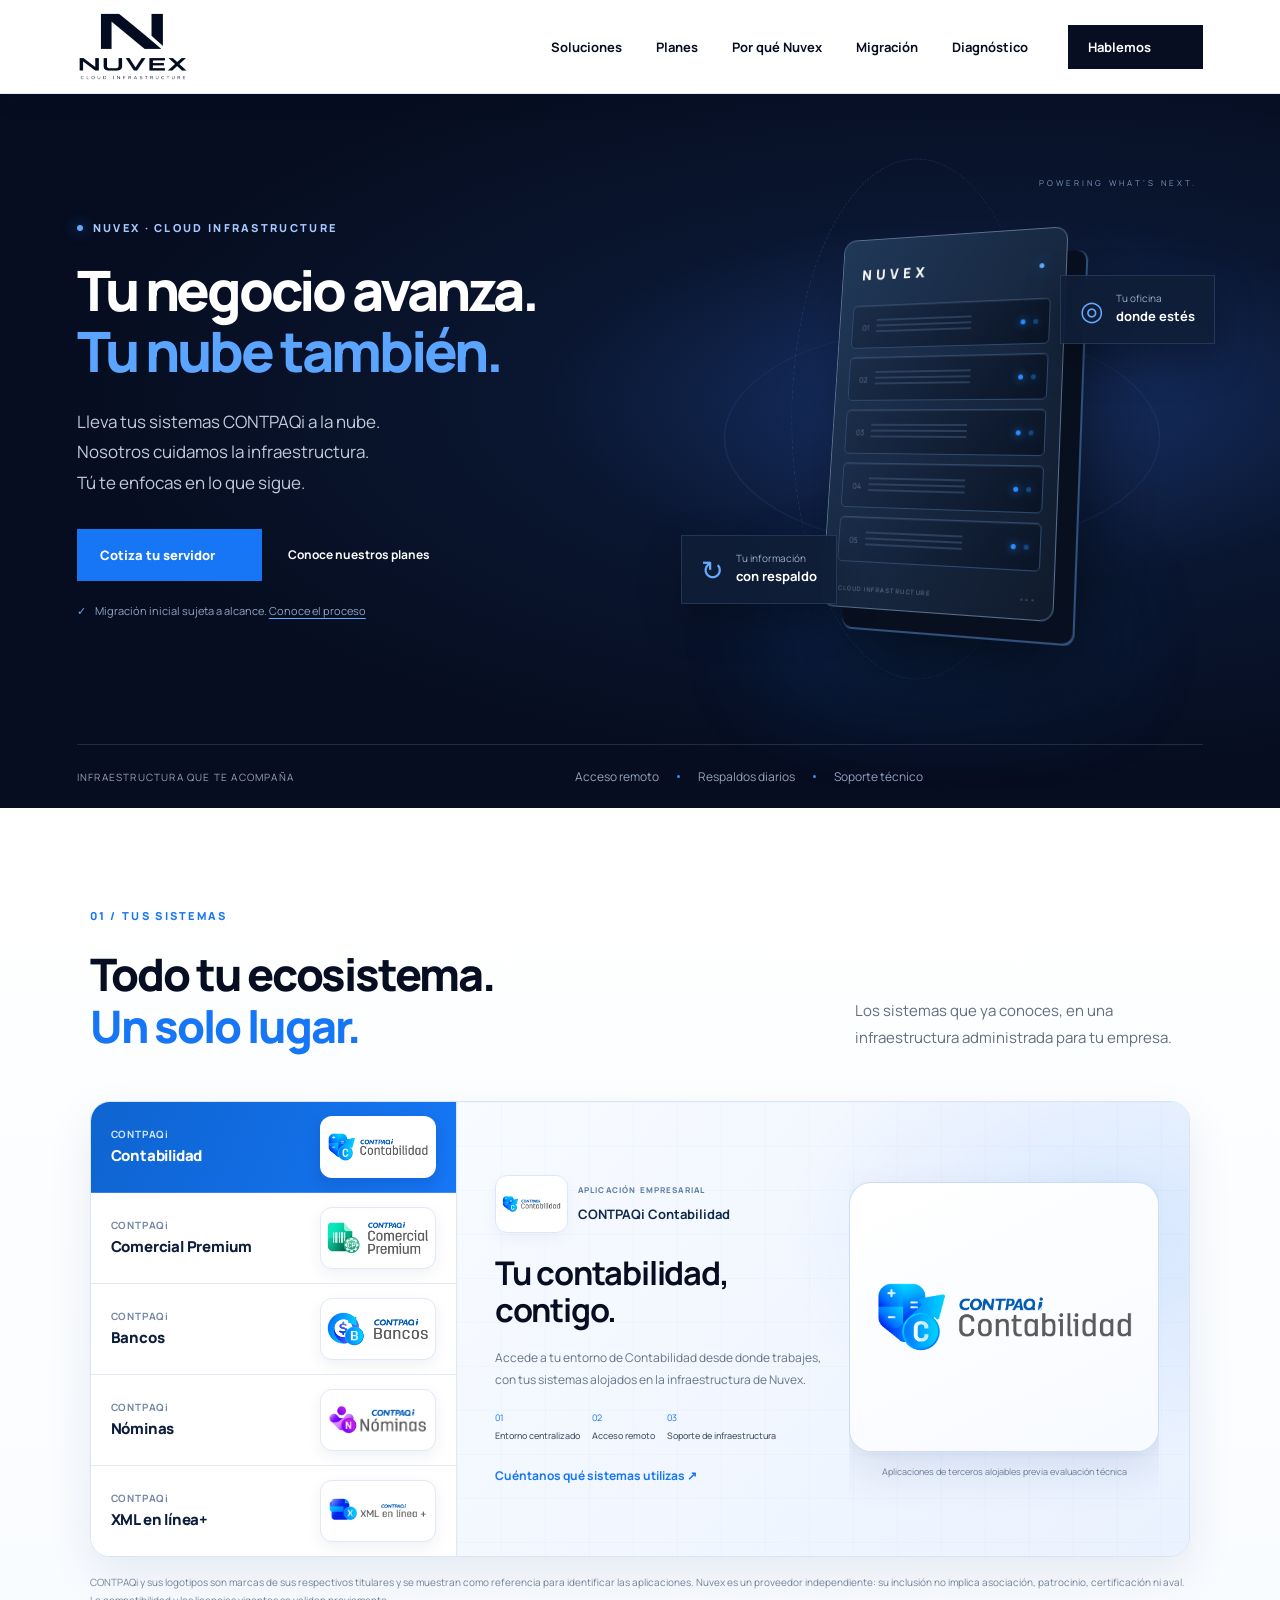
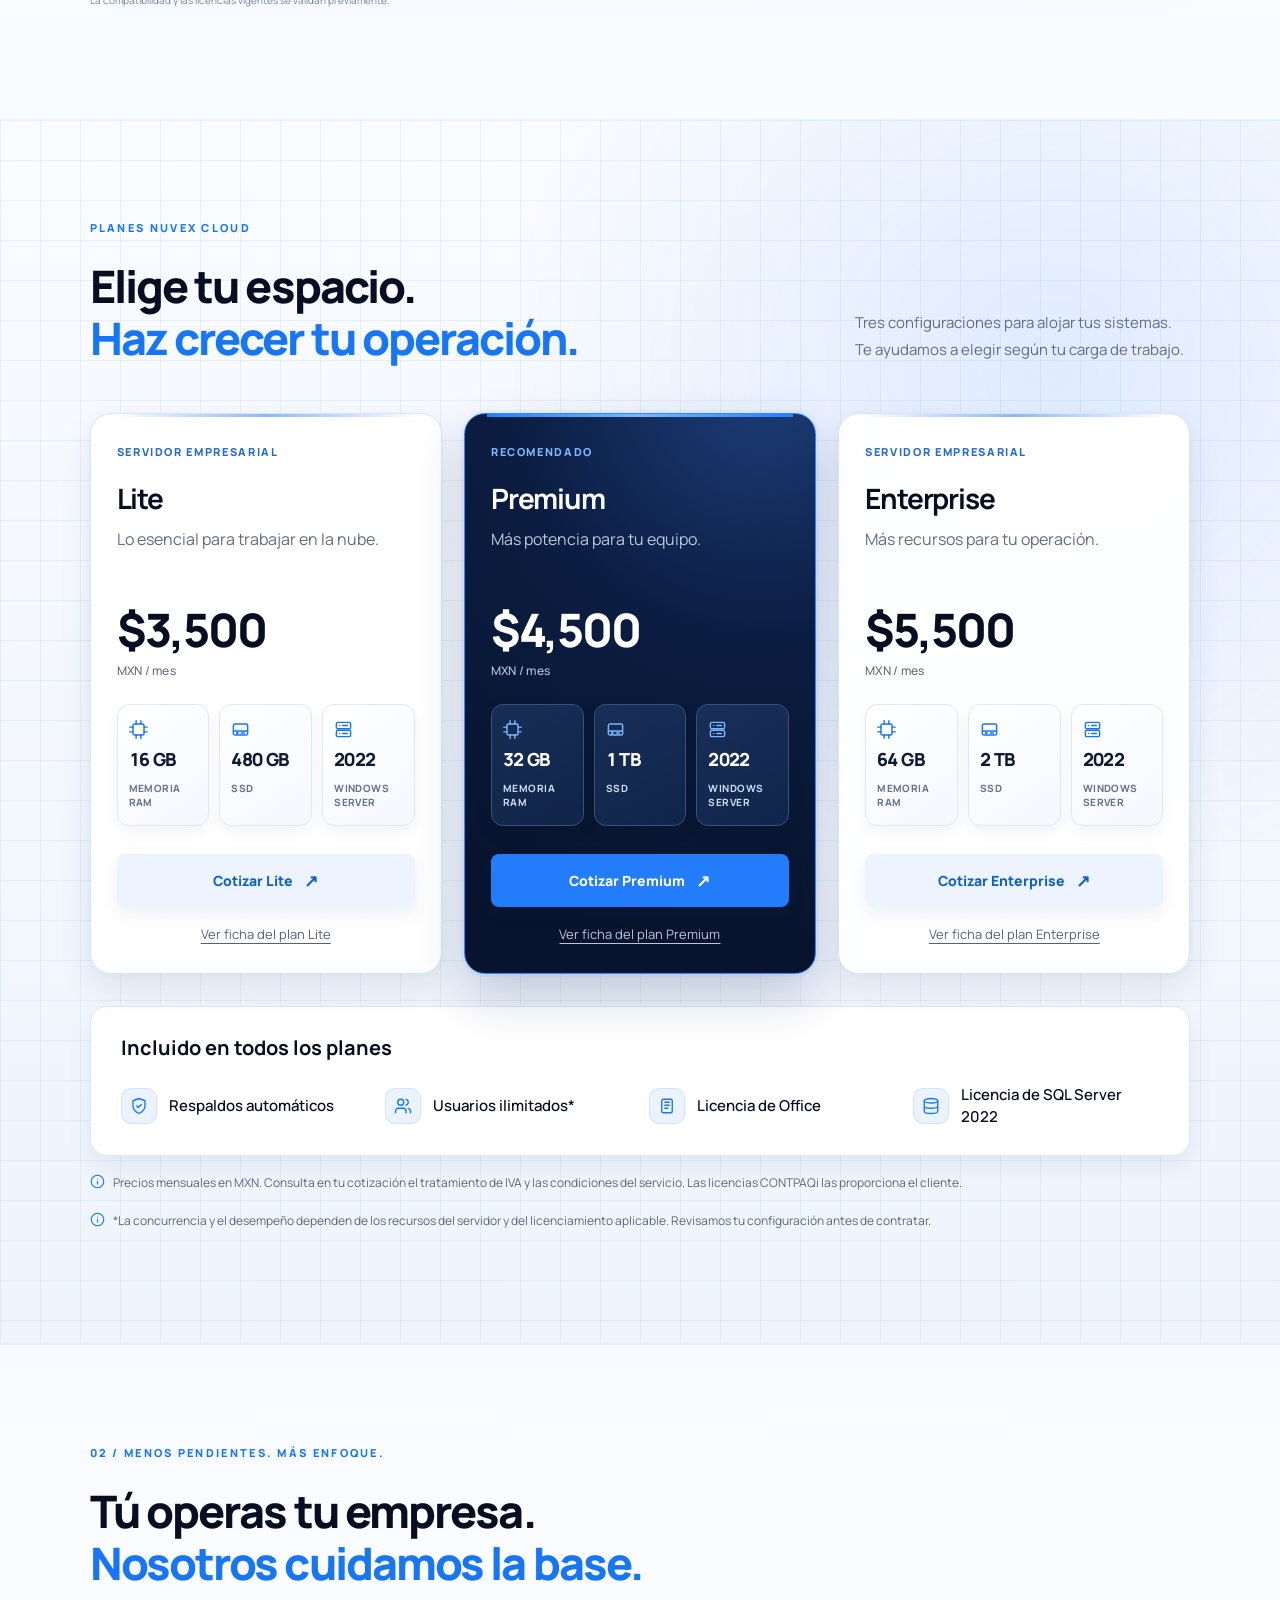
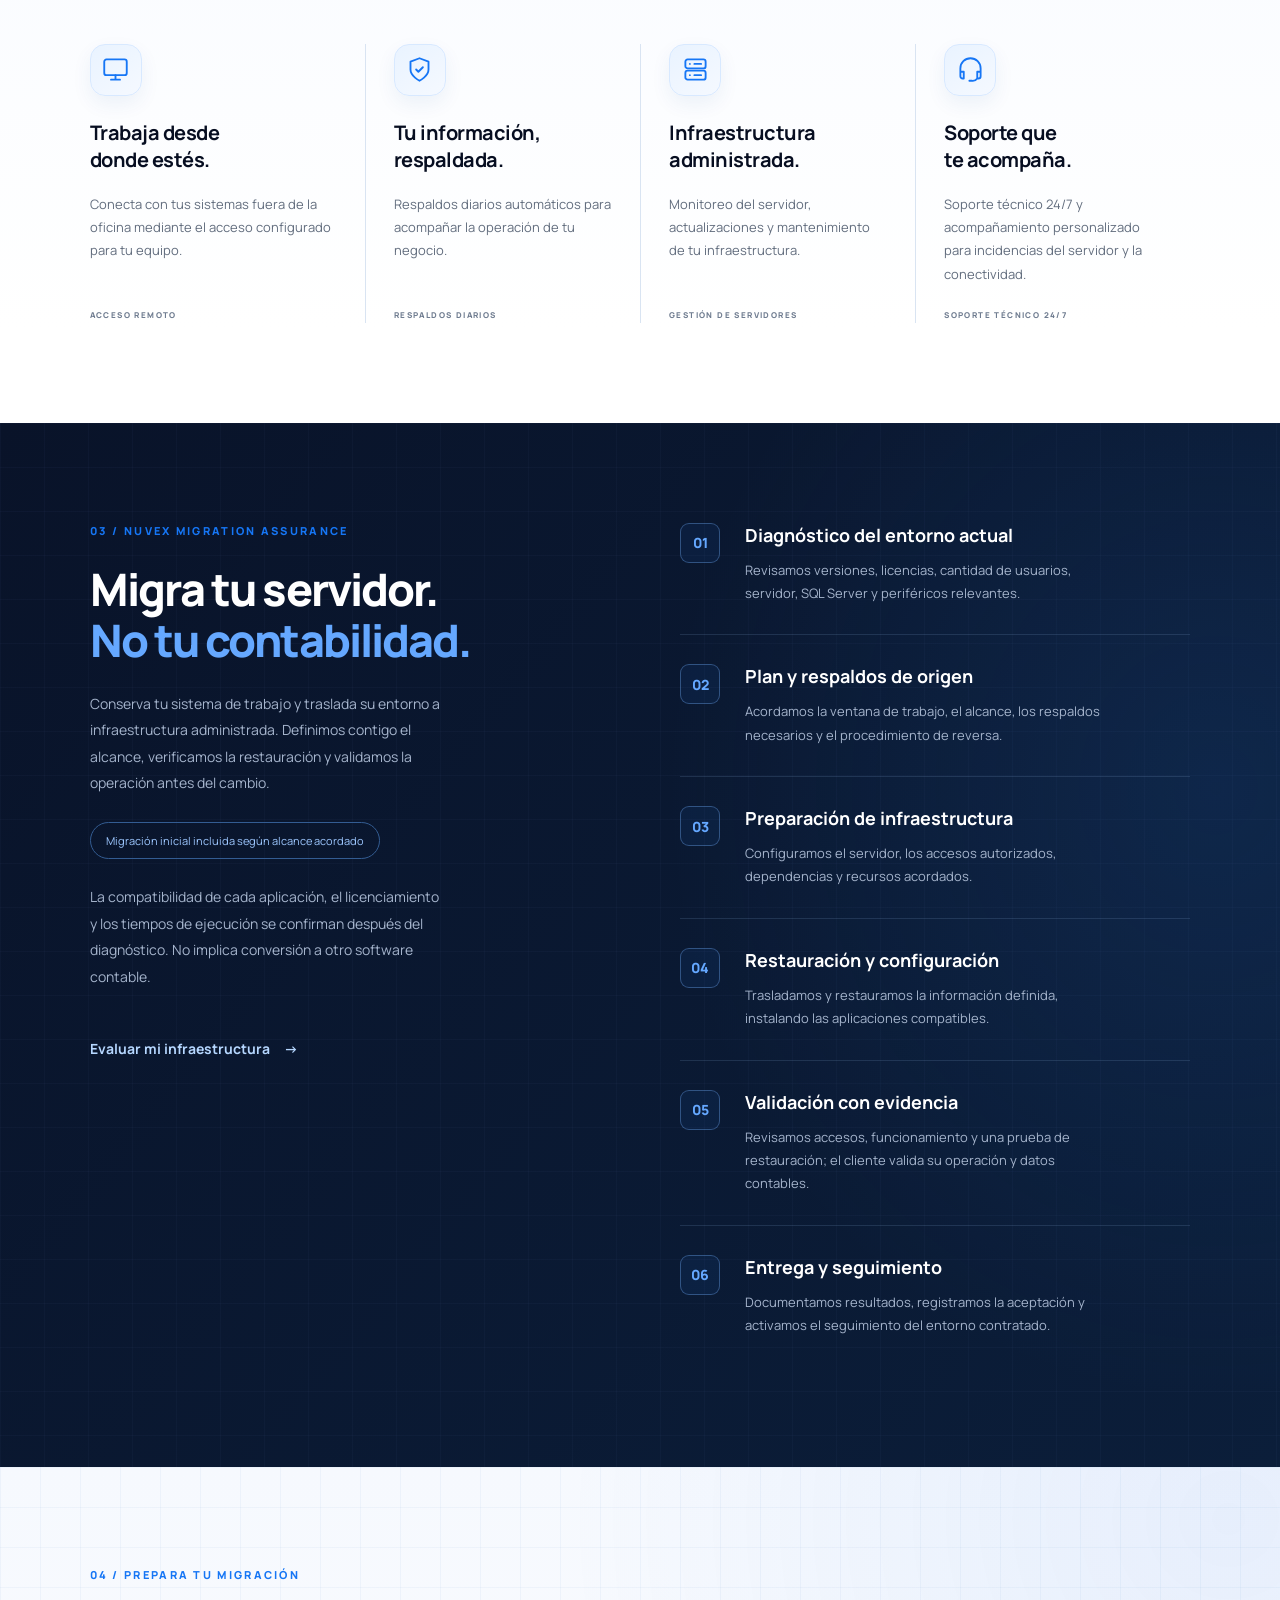
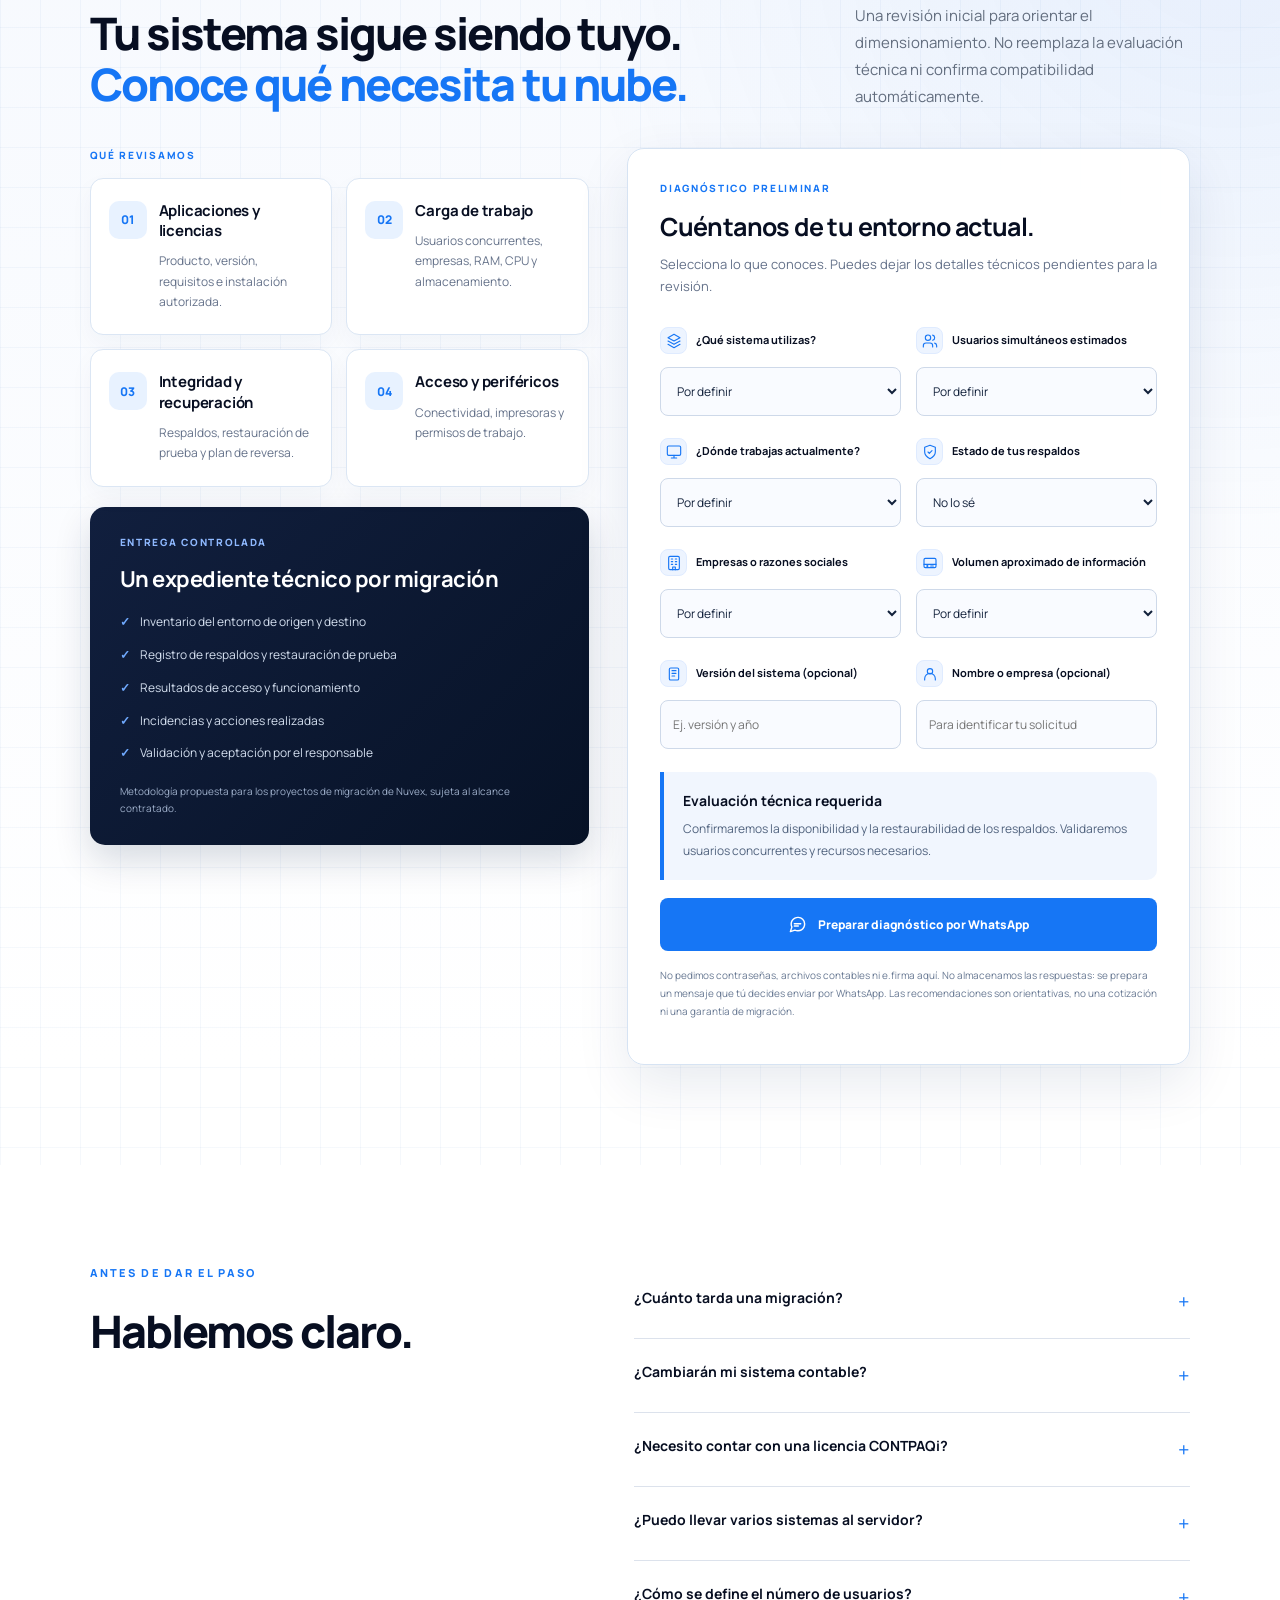
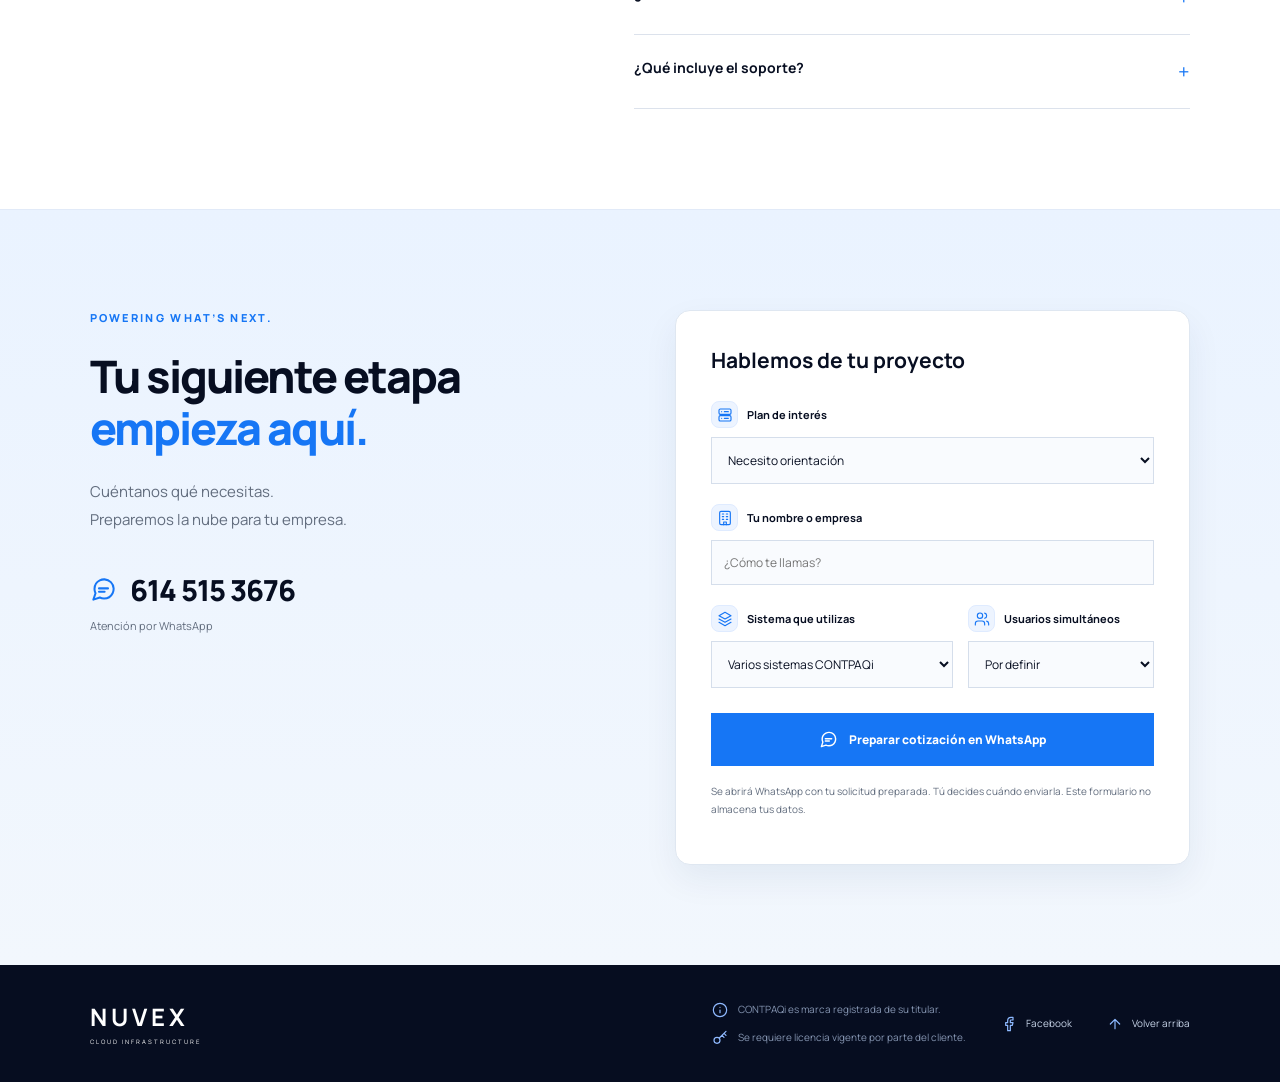
<file: index.html>
<!doctype html><html lang="es"><head><meta charset="utf-8"><meta name="viewport" content="width=device-width,initial-scale=1"><meta name="theme-color" content="#060d20"><link rel="icon" href="favicon.ico?v=nuvex1" sizes="any"><link rel="icon" type="image/svg+xml" href="favicon.svg?v=nuvex1"><link rel="canonical" href="https://nuvexdatacenter.com/"><meta name="description" content="Conserva tus sistemas CONTPAQi al migrar a infraestructura cloud administrada. Diagnóstico inicial, respaldos y validación. Solicita tu cotización."><title>Nuvex Cloud | Tus sistemas, en la nube</title><link rel="stylesheet" href="style.css?v=contained-logos-20261126v3"></head><body>
<svg class="nu-svg-sprite" xmlns="http://www.w3.org/2000/svg" aria-hidden="true" focusable="false" width="0" height="0"><symbol id="nu-cpu" viewBox="0 0 24 24"><rect x="5" y="5" width="14" height="14" rx="2"/><path d="M9 1v4M15 1v4M9 19v4M15 19v4M19 9h4M19 15h4M1 9h4M1 15h4"/></symbol><symbol id="nu-drive" viewBox="0 0 24 24"><rect x="3" y="5" width="18" height="14" rx="2"/><path d="M3 14h18"/><circle cx="8" cy="16.5" r=".8"/><path d="M13 16.5h4"/></symbol><symbol id="nu-server" viewBox="0 0 24 24"><rect x="3" y="3" width="18" height="8" rx="2"/><rect x="3" y="13" width="18" height="8" rx="2"/><path d="M7 7h.01M7 17h.01M11 7h6M11 17h6"/></symbol><symbol id="nu-shield" viewBox="0 0 24 24"><path d="M12 22s8-4 8-10V5l-8-3-8 3v7c0 6 8 10 8 10z"/><path d="m9 12 2 2 4-4"/></symbol><symbol id="nu-users" viewBox="0 0 24 24"><path d="M16 21v-2a4 4 0 0 0-4-4H6a4 4 0 0 0-4 4v2"/><circle cx="9" cy="7" r="4"/><path d="M22 21v-2a4 4 0 0 0-3-3.87M16 3.13a4 4 0 0 1 0 7.75"/></symbol><symbol id="nu-office" viewBox="0 0 24 24"><rect x="5" y="3" width="14" height="18" rx="2"/><path d="M9 7h6M9 11h6M9 15h4"/></symbol><symbol id="nu-database" viewBox="0 0 24 24"><ellipse cx="12" cy="5" rx="9" ry="3"/><path d="M3 5v14c0 1.66 4.03 3 9 3s9-1.34 9-3V5M3 12c0 1.66 4.03 3 9 3s9-1.34 9-3"/></symbol><symbol id="nu-building" viewBox="0 0 24 24"><rect x="4" y="2" width="16" height="20" rx="2"/><path d="M8 6h2M14 6h2M8 10h2M14 10h2M8 14h2M14 14h2M10 22v-4h4v4"/></symbol><symbol id="nu-monitor" viewBox="0 0 24 24"><rect x="2" y="3" width="20" height="14" rx="2"/><path d="M8 21h8M12 17v4"/></symbol><symbol id="nu-layers" viewBox="0 0 24 24"><path d="m12 2 9 5-9 5-9-5 9-5zM3 12l9 5 9-5M3 17l9 5 9-5"/></symbol><symbol id="nu-chat" viewBox="0 0 24 24"><path d="M21 11.5a8.38 8.38 0 0 1-.9 3.8 8.5 8.5 0 0 1-7.6 4.7 8.38 8.38 0 0 1-3.8-.9L3 21l1.9-5.7a8.38 8.38 0 0 1-.9-3.8 8.5 8.5 0 0 1 4.7-7.6 8.38 8.38 0 0 1 3.8-.9h.5a8.48 8.48 0 0 1 8 8z"/><path d="M8 11h8M8 14h5"/></symbol><symbol id="nu-info" viewBox="0 0 24 24"><circle cx="12" cy="12" r="10"/><path d="M12 16v-4M12 8h.01"/></symbol><symbol id="nu-key" viewBox="0 0 24 24"><circle cx="7.5" cy="15.5" r="4.5"/><path d="M11 12l10-10M15 8l3 3M18 5l3 3"/></symbol><symbol id="nu-facebook" viewBox="0 0 24 24"><path d="M18 2h-3a5 5 0 0 0-5 5v3H7v4h3v8h4v-8h3l1-4h-4V7a1 1 0 0 1 1-1h3z"/></symbol><symbol id="nu-arrowup" viewBox="0 0 24 24"><path d="M12 19V5M5 12l7-7 7 7"/></symbol><symbol id="nu-user" viewBox="0 0 24 24"><circle cx="12" cy="8" r="4"/><path d="M4 21v-2a8 8 0 0 1 16 0v2"/></symbol><symbol id="nu-headset" viewBox="0 0 24 24"><path d="M3 14v-3a9 9 0 0 1 18 0v3M3 14h3v6H5a2 2 0 0 1-2-2v-4zM21 14h-3v6h1a2 2 0 0 0 2-2v-4zM18 20a5 5 0 0 1-5 2h-2"/></symbol><symbol id="nu-clock" viewBox="0 0 24 24"><circle cx="12" cy="12" r="9"/><path d="M12 7v5l3 2"/></symbol><symbol id="nu-product-ledger" viewBox="0 0 24 24"><rect x="4" y="3" width="16" height="18" rx="2"/><path d="M8 3v18M11 8h6M11 12h6M11 16h4"/></symbol><symbol id="nu-product-store" viewBox="0 0 24 24"><path d="M4 9 6 4h12l2 5M4 9h16M5 12v8h14v-8M9 20v-6h6v6M4 9c0 3 3 3 4 1 .8 2.3 3.2 2.3 4 0 .8 2.3 3.2 2.3 4 0 1 2 4 2 4-1"/></symbol><symbol id="nu-product-bank" viewBox="0 0 24 24"><path d="m3 10 9-6 9 6M3 10h18M6 10v9M10 10v9M14 10v9M18 10v9M3 20h18"/></symbol><symbol id="nu-product-payroll" viewBox="0 0 24 24"><rect x="3" y="4" width="18" height="16" rx="2"/><circle cx="9" cy="10" r="2"/><path d="M5.5 16c0-2 7-2 7 0M15 9h4M15 13h4M15 17h4"/></symbol><symbol id="nu-product-xml" viewBox="0 0 24 24"><rect x="5" y="2" width="14" height="20" rx="2"/><path d="m9 7-3 3 3 3m6-6 3 3-3 3M13.5 6l-3 8"/></symbol><symbol id="nu-product-invoice" viewBox="0 0 24 24"><path d="M7 2h9l4 4v14a2 2 0 0 1-2 2H7a2 2 0 0 1-2-2V4a2 2 0 0 1 2-2z"/><path d="M16 2v5h4M9 10h7M9 14h4m-3 4 1.8 1.8L16 16"/></symbol></svg>
<a class="skip" href="#contenido">Ir al contenido</a>
<header><a href="/" data-home-link class="brand" aria-label="Nuvex Cloud, inicio"><img class="brand-logo" src="assets/logo.png" alt="NUVEX Cloud Infrastructure" width="1782" height="1136"></a><nav id="navigation" aria-label="Navegación principal"><a href="#soluciones">Soluciones</a><a href="#planes">Planes</a><a href="#ventajas">Por qué Nuvex</a><a href="#migracion">Migración</a><a href="#diagnostico">Diagnóstico</a></nav><a class="nav-cta" href="#contacto">Hablemos <span></span></a><button class="menu" aria-label="Abrir menú" aria-expanded="false" aria-controls="navigation">☰</button></header>
<main id="contenido"><section class="hero" id="inicio"><div class="hero-grid"><div class="hero-copy"><p class="eyebrow"><span class="dot"></span> NUVEX · CLOUD INFRASTRUCTURE</p><h1>Tu negocio avanza.<br><span>Tu nube también.</span></h1><p class="intro">Lleva tus sistemas CONTPAQi a la nube.<br>Nosotros cuidamos la infraestructura.<br>Tú te enfocas en lo que sigue.</p><div class="hero-actions"><a class="button primary" href="#contacto">Cotiza tu servidor <span></span></a><a class="text-link" href="#planes">Conoce nuestros planes</a></div><div class="hero-note"><span>✓</span> Migración inicial sujeta a alcance. <a href="#migracion">Conoce el proceso</a></div></div>
<div class="server-scene" role="img" aria-label="Ilustración animada de un servidor Nuvex conectado a la nube"><div class="orbit orbit-one"></div><div class="orbit orbit-two"></div><div class="scene-label">POWERING WHAT’S NEXT.</div><div class="server"><div class="server-top"><span>NUVEX</span><i></i></div><div class="server-unit"><b>01</b><div class="vents"></div><span></span><span></span></div><div class="server-unit"><b>02</b><div class="vents"></div><span></span><span></span></div><div class="server-unit"><b>03</b><div class="vents"></div><span></span><span></span></div><div class="server-unit"><b>04</b><div class="vents"></div><span></span><span></span></div><div class="server-unit"><b>05</b><div class="vents"></div><span></span><span></span></div><div class="server-bottom">CLOUD INFRASTRUCTURE <span>•••</span></div></div><div class="scene-tag tag-a"><span class="tag-icon">↻</span><div>Tu información<br><strong>con respaldo</strong></div></div><div class="scene-tag tag-b"><span class="tag-icon">◎</span><div>Tu oficina<br><strong>donde estés</strong></div></div><div class="scene-floor"></div></div></div><div class="hero-bottom"><span>INFRAESTRUCTURA QUE TE ACOMPAÑA</span><div>Acceso remoto <i></i> Respaldos diarios <i></i> Soporte técnico</div><a href="#soluciones" aria-label="Ver soluciones"></a></div></section>
<section class="systems section" id="soluciones">
  <div class="section-heading">
    <div><p class="eyebrow">01 / TUS SISTEMAS</p><h2>Todo tu ecosistema.<br><span>Un solo lugar.</span></h2></div>
    <p>Los sistemas que ya conoces, en una infraestructura administrada para tu empresa.</p>
  </div>
  <div class="system-panel official-app-panel">
    <div class="system-tabs official-app-tabs" role="tablist" aria-label="Aplicaciones CONTPAQi">
    <button type="button" role="tab" class="official-app-tab" id="tab-contabilidad" data-system="contabilidad" aria-controls="system-detail" aria-selected="true">
    <span class="app-tab-copy"><small>CONTPAQi</small><strong>Contabilidad</strong></span>
    <span class="app-brand-mark" aria-hidden="true"><img src="assets/contpaqi/contabilidad.png" alt="" loading="eager"></span>
  </button>
    <button type="button" role="tab" class="official-app-tab" id="tab-comercial" data-system="comercial" aria-controls="system-detail" aria-selected="false" tabindex="-1">
    <span class="app-tab-copy"><small>CONTPAQi</small><strong>Comercial Premium</strong></span>
    <span class="app-brand-mark" aria-hidden="true"><img src="assets/contpaqi/comercial-premium.png" alt="" loading="lazy"></span>
  </button>
    <button type="button" role="tab" class="official-app-tab" id="tab-bancos" data-system="bancos" aria-controls="system-detail" aria-selected="false" tabindex="-1">
    <span class="app-tab-copy"><small>CONTPAQi</small><strong>Bancos</strong></span>
    <span class="app-brand-mark" aria-hidden="true"><img src="assets/contpaqi/bancos.png" alt="" loading="lazy"></span>
  </button>
    <button type="button" role="tab" class="official-app-tab" id="tab-nominas" data-system="nominas" aria-controls="system-detail" aria-selected="false" tabindex="-1">
    <span class="app-tab-copy"><small>CONTPAQi</small><strong>Nóminas</strong></span>
    <span class="app-brand-mark" aria-hidden="true"><img src="assets/contpaqi/nominas-horizontal.svg" alt="" loading="lazy" decoding="async"></span>
  </button>
    <button type="button" role="tab" class="official-app-tab" id="tab-xml" data-system="xml" aria-controls="system-detail" aria-selected="false" tabindex="-1">
    <span class="app-tab-copy"><small>CONTPAQi</small><strong>XML en línea+</strong></span>
    <span class="app-brand-mark" aria-hidden="true"><img src="assets/contpaqi/xml-en-linea-horizontal.svg" alt="" loading="lazy" decoding="async"></span>
  </button>
    </div>
    <div class="system-detail official-app-detail" id="system-detail" role="tabpanel" aria-labelledby="tab-contabilidad" tabindex="0">
      <div class="official-app-copy">
        <div class="system-identity">
          <span class="system-active-brand" aria-hidden="true"><img id="system-active-icon" src="assets/contpaqi/contabilidad.png" alt="" decoding="async"></span>
          <div><p>APLICACIÓN EMPRESARIAL</p><strong id="system-active-name">CONTPAQi Contabilidad</strong></div>
        </div>
        <h3 id="system-title">Tu contabilidad,<br>contigo.</h3>
        <p id="system-description">Accede a tu entorno de Contabilidad desde donde trabajes, con tus sistemas alojados en la infraestructura de Nuvex.</p>
        <div class="detail-lines"><span>01 <b>Entorno centralizado</b></span><span>02 <b>Acceso remoto</b></span><span>03 <b>Soporte de infraestructura</b></span></div>
        <a class="text-link blue" href="#contacto">Cuéntanos qué sistemas utilizas <span aria-hidden="true">↗</span></a>
      </div>
      <figure class="official-app-visual">
        <div class="official-logo-surface"><span class="official-logo-frame"><img id="system-active-logo" src="assets/contpaqi/contabilidad.png" alt="Logotipo de CONTPAQi Contabilidad" decoding="async" fetchpriority="high"></span></div>
        <figcaption>Aplicaciones de terceros alojables previa evaluación técnica</figcaption>
      </figure>
    </div>
  </div>
  <p class="fineprint system-disclaimer">CONTPAQi y sus logotipos son marcas de sus respectivos titulares y se muestran como referencia para identificar las aplicaciones. Nuvex es un proveedor independiente: su inclusión no implica asociación, patrocinio, certificación ni aval. La compatibilidad y las licencias vigentes se validan previamente.</p>
</section>
<section class="plans section" id="planes"><div class="section-heading"><div><p class="eyebrow">PLANES NUVEX CLOUD</p><h2>Elige tu espacio.<br><span>Haz crecer tu operación.</span></h2></div><p>Tres configuraciones para alojar tus sistemas. Te ayudamos a elegir según tu carga de trabajo.</p></div><div class="plan-grid"><article class="plan-card "><p class="plan-label">Servidor empresarial</p><h3>Lite</h3><p class="plan-description">Lo esencial para trabajar en la nube.</p><p class="plan-price">$3,500<span>MXN / mes</span></p><div class="plan-specs" aria-label="Especificaciones del servidor"><div class="plan-spec"><div class="spec-head"><svg class="nu-icon spec-icon" viewBox="0 0 24 24" aria-hidden="true" focusable="false"><use href="#nu-cpu"></use></svg><strong>16 GB</strong></div><span>MEMORIA RAM</span></div><div class="plan-spec"><div class="spec-head"><svg class="nu-icon spec-icon" viewBox="0 0 24 24" aria-hidden="true" focusable="false"><use href="#nu-drive"></use></svg><strong>480 GB</strong></div><span>SSD</span></div><div class="plan-spec"><div class="spec-head"><svg class="nu-icon spec-icon" viewBox="0 0 24 24" aria-hidden="true" focusable="false"><use href="#nu-server"></use></svg><strong>2022</strong></div><span>WINDOWS SERVER</span></div></div><a class="button outline" href="#contacto" data-plan="Lite">Cotizar Lite <span aria-hidden="true">↗</span></a><a class="plan-sheet" href="assets/lite.png" target="_blank" rel="noopener noreferrer">Ver ficha del plan Lite</a></article><article class="plan-card featured"><p class="plan-label">Recomendado</p><h3>Premium</h3><p class="plan-description">Más potencia para tu equipo.</p><p class="plan-price">$4,500<span>MXN / mes</span></p><div class="plan-specs" aria-label="Especificaciones del servidor"><div class="plan-spec"><div class="spec-head"><svg class="nu-icon spec-icon" viewBox="0 0 24 24" aria-hidden="true" focusable="false"><use href="#nu-cpu"></use></svg><strong>32 GB</strong></div><span>MEMORIA RAM</span></div><div class="plan-spec"><div class="spec-head"><svg class="nu-icon spec-icon" viewBox="0 0 24 24" aria-hidden="true" focusable="false"><use href="#nu-drive"></use></svg><strong>1 TB</strong></div><span>SSD</span></div><div class="plan-spec"><div class="spec-head"><svg class="nu-icon spec-icon" viewBox="0 0 24 24" aria-hidden="true" focusable="false"><use href="#nu-server"></use></svg><strong>2022</strong></div><span>WINDOWS SERVER</span></div></div><a class="button primary" href="#contacto" data-plan="Premium">Cotizar Premium <span aria-hidden="true">↗</span></a><a class="plan-sheet" href="assets/premium.png" target="_blank" rel="noopener noreferrer">Ver ficha del plan Premium</a></article><article class="plan-card "><p class="plan-label">Servidor empresarial</p><h3>Enterprise</h3><p class="plan-description">Más recursos para tu operación.</p><p class="plan-price">$5,500<span>MXN / mes</span></p><div class="plan-specs" aria-label="Especificaciones del servidor"><div class="plan-spec"><div class="spec-head"><svg class="nu-icon spec-icon" viewBox="0 0 24 24" aria-hidden="true" focusable="false"><use href="#nu-cpu"></use></svg><strong>64 GB</strong></div><span>MEMORIA RAM</span></div><div class="plan-spec"><div class="spec-head"><svg class="nu-icon spec-icon" viewBox="0 0 24 24" aria-hidden="true" focusable="false"><use href="#nu-drive"></use></svg><strong>2 TB</strong></div><span>SSD</span></div><div class="plan-spec"><div class="spec-head"><svg class="nu-icon spec-icon" viewBox="0 0 24 24" aria-hidden="true" focusable="false"><use href="#nu-server"></use></svg><strong>2022</strong></div><span>WINDOWS SERVER</span></div></div><a class="button outline" href="#contacto" data-plan="Enterprise">Cotizar Enterprise <span aria-hidden="true">↗</span></a><a class="plan-sheet" href="assets/enterprise.png" target="_blank" rel="noopener noreferrer">Ver ficha del plan Enterprise</a></article></div><div class="plan-inclusions"><h3>Incluido en todos los planes</h3><ul><li><span class="benefit-icon"><svg class="nu-icon" viewBox="0 0 24 24" aria-hidden="true" focusable="false"><use href="#nu-shield"></use></svg></span><span>Respaldos automáticos</span></li><li><span class="benefit-icon"><svg class="nu-icon" viewBox="0 0 24 24" aria-hidden="true" focusable="false"><use href="#nu-users"></use></svg></span><span>Usuarios ilimitados*</span></li><li><span class="benefit-icon"><svg class="nu-icon" viewBox="0 0 24 24" aria-hidden="true" focusable="false"><use href="#nu-office"></use></svg></span><span>Licencia de Office</span></li><li><span class="benefit-icon"><svg class="nu-icon" viewBox="0 0 24 24" aria-hidden="true" focusable="false"><use href="#nu-database"></use></svg></span><span>Licencia de SQL Server 2022</span></li></ul></div><p class="fineprint plan-note"><svg class="nu-icon" viewBox="0 0 24 24" aria-hidden="true" focusable="false"><use href="#nu-info"></use></svg><span>Precios mensuales en MXN. Consulta en tu cotización el tratamiento de IVA y las condiciones del servicio. Las licencias CONTPAQi las proporciona el cliente.</span></p><p class="fineprint plan-note"><svg class="nu-icon" viewBox="0 0 24 24" aria-hidden="true" focusable="false"><use href="#nu-info"></use></svg><span>*La concurrencia y el desempeño dependen de los recursos del servidor y del licenciamiento aplicable. Revisamos tu configuración antes de contratar.</span></p></section>
<section class="advantages section" id="ventajas"><p class="eyebrow">02 / MENOS PENDIENTES. MÁS ENFOQUE.</p><h2>Tú operas tu empresa.<br><span>Nosotros cuidamos la base.</span></h2><div class="benefits"><article><span class="feature-icon"><svg class="nu-icon" viewBox="0 0 24 24" aria-hidden="true" focusable="false"><use href="#nu-monitor"></use></svg></span><h3>Trabaja desde<br>donde estés.</h3><p>Conecta con tus sistemas fuera de la oficina mediante el acceso configurado para tu equipo.</p><span class="feature-caption">ACCESO REMOTO</span></article><article><span class="feature-icon"><svg class="nu-icon" viewBox="0 0 24 24" aria-hidden="true" focusable="false"><use href="#nu-shield"></use></svg></span><h3>Tu información,<br>respaldada.</h3><p>Respaldos diarios automáticos para acompañar la operación de tu negocio.</p><span class="feature-caption">RESPALDOS DIARIOS</span></article><article><span class="feature-icon"><svg class="nu-icon" viewBox="0 0 24 24" aria-hidden="true" focusable="false"><use href="#nu-server"></use></svg></span><h3>Infraestructura<br>administrada.</h3><p>Monitoreo del servidor, actualizaciones y mantenimiento de tu infraestructura.</p><span class="feature-caption">GESTIÓN DE SERVIDORES</span></article><article><span class="feature-icon"><svg class="nu-icon" viewBox="0 0 24 24" aria-hidden="true" focusable="false"><use href="#nu-headset"></use></svg></span><h3>Soporte que<br>te acompaña.</h3><p>Soporte técnico 24/7 y acompañamiento personalizado para incidencias del servidor y la conectividad.</p><span class="feature-caption">SOPORTE TÉCNICO 24/7</span></article></div></section>
<section class="migration section" id="migracion" aria-labelledby="migration-title">
  <div class="migration-head">
    <p class="eyebrow">03 / NUVEX MIGRATION ASSURANCE</p>
    <h2 id="migration-title">Migra tu servidor.<br><span>No tu contabilidad.</span></h2>
    <p>Conserva tu sistema de trabajo y traslada su entorno a infraestructura administrada. Definimos contigo el alcance, verificamos la restauración y validamos la operación antes del cambio.</p>
    <span class="pill">Migración inicial incluida según alcance acordado</span>
    <p class="migration-disclaimer">La compatibilidad de cada aplicación, el licenciamiento y los tiempos de ejecución se confirman después del diagnóstico. No implica conversión a otro software contable.</p>
    <a class="text-link migration-action" href="#diagnostico">Evaluar mi infraestructura <span aria-hidden="true">→</span></a>
  </div>
  <div class="steps" aria-label="Seis etapas de migración controlada">
    <article><span>01</span><div><h3>Diagnóstico del entorno actual</h3><p>Revisamos versiones, licencias, cantidad de usuarios, servidor, SQL Server y periféricos relevantes.</p></div></article>
    <article><span>02</span><div><h3>Plan y respaldos de origen</h3><p>Acordamos la ventana de trabajo, el alcance, los respaldos necesarios y el procedimiento de reversa.</p></div></article>
    <article><span>03</span><div><h3>Preparación de infraestructura</h3><p>Configuramos el servidor, los accesos autorizados, dependencias y recursos acordados.</p></div></article>
    <article><span>04</span><div><h3>Restauración y configuración</h3><p>Trasladamos y restauramos la información definida, instalando las aplicaciones compatibles.</p></div></article>
    <article><span>05</span><div><h3>Validación con evidencia</h3><p>Revisamos accesos, funcionamiento y una prueba de restauración; el cliente valida su operación y datos contables.</p></div></article>
    <article><span>06</span><div><h3>Entrega y seguimiento</h3><p>Documentamos resultados, registramos la aceptación y activamos el seguimiento del entorno contratado.</p></div></article>
  </div>
</section>
<section class="diagnostic section" id="diagnostico" aria-labelledby="diagnostic-title">
  <div class="section-heading diagnostic-heading">
    <div>
      <p class="eyebrow">04 / PREPARA TU MIGRACIÓN</p>
      <h2 id="diagnostic-title">Tu sistema sigue siendo tuyo.<br><span>Conoce qué necesita tu nube.</span></h2>
    </div>
    <p>Una revisión inicial para orientar el dimensionamiento. No reemplaza la evaluación técnica ni confirma compatibilidad automáticamente.</p>
  </div>
  <div class="assessment-grid">
    <div class="assessment-overview">
      <p class="assessment-kicker">QUÉ REVISAMOS</p>
      <div class="assessment-cards">
        <article><span class="assessment-number">01</span><div><h3>Aplicaciones y licencias</h3><p>Producto, versión, requisitos e instalación autorizada.</p></div></article>
        <article><span class="assessment-number">02</span><div><h3>Carga de trabajo</h3><p>Usuarios concurrentes, empresas, RAM, CPU y almacenamiento.</p></div></article>
        <article><span class="assessment-number">03</span><div><h3>Integridad y recuperación</h3><p>Respaldos, restauración de prueba y plan de reversa.</p></div></article>
        <article><span class="assessment-number">04</span><div><h3>Acceso y periféricos</h3><p>Conectividad, impresoras y permisos de trabajo.</p></div></article>
      </div>
      <aside class="delivery-panel">
        <p class="assessment-kicker">ENTREGA CONTROLADA</p>
        <h3>Un expediente técnico por migración</h3>
        <ul>
          <li>Inventario del entorno de origen y destino</li>
          <li>Registro de respaldos y restauración de prueba</li>
          <li>Resultados de acceso y funcionamiento</li>
          <li>Incidencias y acciones realizadas</li>
          <li>Validación y aceptación por el responsable</li>
        </ul>
        <p>Metodología propuesta para los proyectos de migración de Nuvex, sujeta al alcance contratado.</p>
      </aside>
    </div>
    <form id="diagnostic-form" class="assessment-form">
      <p class="assessment-kicker">DIAGNÓSTICO PRELIMINAR</p>
      <h3>Cuéntanos de tu entorno actual.</h3>
      <p class="assessment-help">Selecciona lo que conoces. Puedes dejar los detalles técnicos pendientes para la revisión.</p>
      <div class="assessment-fields">
        <div>
          <label for="diag-product" class="icon-label"><span class="field-icon"><svg class="nu-icon" viewBox="0 0 24 24" aria-hidden="true" focusable="false"><use href="#nu-layers"></use></svg></span><span>¿Qué sistema utilizas?</span></label>
          <select id="diag-product" name="product">
            <option>Por definir</option><option>CONTPAQi Contabilidad</option>
            <option>CONTPAQi Comercial</option>
            <option>CONTPAQi Nóminas</option>
            <option>CONTPAQi Bancos</option>
            <option>Varios sistemas CONTPAQi</option>
            <option>Aspel u otro sistema</option>
            <option>No estoy seguro</option>
          </select>
        </div>
        <div>
          <label for="diag-users" class="icon-label"><span class="field-icon"><svg class="nu-icon" viewBox="0 0 24 24" aria-hidden="true" focusable="false"><use href="#nu-users"></use></svg></span><span>Usuarios simultáneos estimados</span></label>
          <select id="diag-users" name="users">
            <option>Por definir</option><option>1 a 5</option><option>6 a 15</option><option>16 a 30</option><option>Más de 30</option>
          </select>
        </div>
        <div>
          <label for="diag-origin" class="icon-label"><span class="field-icon"><svg class="nu-icon" viewBox="0 0 24 24" aria-hidden="true" focusable="false"><use href="#nu-monitor"></use></svg></span><span>¿Dónde trabajas actualmente?</span></label>
          <select id="diag-origin" name="origin">
            <option>Por definir</option><option>Servidor en mi oficina</option><option>Otra nube o proveedor</option><option>Computadora local</option><option>Aún no tengo servidor</option><option>No lo sé</option>
          </select>
        </div>
        <div>
          <label for="diag-backup" class="icon-label"><span class="field-icon"><svg class="nu-icon" viewBox="0 0 24 24" aria-hidden="true" focusable="false"><use href="#nu-shield"></use></svg></span><span>Estado de tus respaldos</span></label>
          <select id="diag-backup" name="backup">
            <option>No lo sé</option><option>Tengo respaldo y se ha restaurado</option><option>Tengo respaldo, sin probar restauración</option><option>No tengo un respaldo identificado</option>
          </select>
        </div>
        <div>
          <label for="diag-companies" class="icon-label"><span class="field-icon"><svg class="nu-icon" viewBox="0 0 24 24" aria-hidden="true" focusable="false"><use href="#nu-building"></use></svg></span><span>Empresas o razones sociales</span></label>
          <select id="diag-companies" name="companies">
            <option>Por definir</option><option>1</option><option>2 a 5</option><option>Más de 5</option>
          </select>
        </div>
        <div>
          <label for="diag-volume" class="icon-label"><span class="field-icon"><svg class="nu-icon" viewBox="0 0 24 24" aria-hidden="true" focusable="false"><use href="#nu-drive"></use></svg></span><span>Volumen aproximado de información</span></label>
          <select id="diag-volume" name="volume">
            <option>Por definir</option><option>Hasta 100 GB</option><option>101 a 500 GB</option><option>501 GB a 1 TB</option><option>Más de 1 TB</option>
          </select>
        </div>
        <div>
          <label for="diag-version" class="icon-label"><span class="field-icon"><svg class="nu-icon" viewBox="0 0 24 24" aria-hidden="true" focusable="false"><use href="#nu-office"></use></svg></span><span>Versión del sistema (opcional)</span></label>
          <input id="diag-version" name="version" maxlength="40" placeholder="Ej. versión y año">
        </div>
        <div>
          <label for="diag-name" class="icon-label"><span class="field-icon"><svg class="nu-icon" viewBox="0 0 24 24" aria-hidden="true" focusable="false"><use href="#nu-user"></use></svg></span><span>Nombre o empresa (opcional)</span></label>
          <input id="diag-name" name="name" maxlength="100" placeholder="Para identificar tu solicitud" autocomplete="organization">
        </div>
      </div>
      <div class="assessment-result" id="diagnostic-result" role="status" aria-live="polite">
        <strong id="diag-result-title">Revisión preliminar</strong>
        <p id="diag-result-text">La compatibilidad de tus aplicaciones y el tamaño del servidor se definirán con una evaluación técnica.</p>
      </div>
      <button class="button primary icon-submit" type="submit"><svg class="nu-icon" viewBox="0 0 24 24" aria-hidden="true" focusable="false"><use href="#nu-chat"></use></svg><span>Preparar diagnóstico por WhatsApp</span></button>
      <p class="form-note">No pedimos contraseñas, archivos contables ni e.firma aquí. No almacenamos las respuestas: se prepara un mensaje que tú decides enviar por WhatsApp. Las recomendaciones son orientativas, no una cotización ni una garantía de migración.</p>
      <p class="assessment-status" id="diagnostic-status" role="status"></p>
    </form>
  </div>
</section>
<section class="faq section"><div><p class="eyebrow">ANTES DE DAR EL PASO</p><h2>Hablemos claro.</h2></div><div><details><summary>¿Cuánto tarda una migración?<span>+</span></summary><p>La duración depende de la cantidad de datos, las versiones, los usuarios, las pruebas y la ventana de cambio. Confirmamos el cronograma y el plan de reversa después del diagnóstico.</p></details><details><summary>¿Cambiarán mi sistema contable?<span>+</span></summary><p>Nuestro servicio de infraestructura busca conservar tus aplicaciones actuales, sujeto a que sus versiones, licencias y dependencias sean compatibles con el entorno acordado. No incluye convertir la contabilidad a otro producto.</p></details><details><summary>¿Necesito contar con una licencia CONTPAQi?<span>+</span></summary><p>Sí. El cliente debe contar con una licencia CONTPAQi vigente. El servicio de Nuvex corresponde a la infraestructura y al alcance acordado en la cotización.</p></details><details><summary>¿Puedo llevar varios sistemas al servidor?<span>+</span></summary><p>Podemos revisar tu entorno de Comercial, Contabilidad, Bancos, Nóminas y XML para definir una configuración acorde a tus versiones y necesidades.</p></details><details><summary>¿Cómo se define el número de usuarios?<span>+</span></summary><p>Los planes se anuncian con usuarios ilimitados. Para dimensionar el servicio revisamos cuántas personas trabajarán al mismo tiempo, los recursos disponibles y las licencias aplicables; esto no implica capacidad simultánea ilimitada.</p></details><details><summary>¿Qué incluye el soporte?<span>+</span></summary><p>Incluye soporte técnico 24/7 para servidores, respaldos y conectividad, con acompañamiento personalizado. Los tiempos de respuesta, la retención de respaldos y el alcance de soporte de la aplicación se especifican en la propuesta de servicio.</p></details></div></section>
<section class="contact section" id="contacto"><div><p class="eyebrow">POWERING WHAT’S NEXT.</p><h2>Tu siguiente etapa<br><span>empieza aquí.</span></h2><p>Cuéntanos qué necesitas.<br>Preparemos la nube para tu empresa.</p><a class="phone" href="https://wa.me/526145153676" target="_blank" rel="noopener noreferrer"><svg class="nu-icon" viewBox="0 0 24 24" aria-hidden="true" focusable="false"><use href="#nu-chat"></use></svg><span>614 515 3676</span></a><small>Atención por WhatsApp</small></div><form id="quote-form"><h3>Hablemos de tu proyecto</h3><label for="plan" class="icon-label"><span class="field-icon"><svg class="nu-icon" viewBox="0 0 24 24" aria-hidden="true" focusable="false"><use href="#nu-server"></use></svg></span><span>Plan de interés</span></label><select id="plan" name="plan"><option>Necesito orientación</option><option>Lite</option><option>Premium</option><option>Enterprise</option></select><label class="name-label icon-label" for="name"><span class="field-icon"><svg class="nu-icon" viewBox="0 0 24 24" aria-hidden="true" focusable="false"><use href="#nu-building"></use></svg></span><span>Tu nombre o empresa</span></label><input id="name" name="name" placeholder="¿Cómo te llamas?" maxlength="100" required autocomplete="organization"><div class="form-row"><div><label for="product" class="icon-label"><span class="field-icon"><svg class="nu-icon" viewBox="0 0 24 24" aria-hidden="true" focusable="false"><use href="#nu-layers"></use></svg></span><span>Sistema que utilizas</span></label><select id="product" name="product"><option>Varios sistemas CONTPAQi</option><option>Contabilidad</option><option>Comercial</option><option>Bancos</option><option>Nóminas</option><option>XML</option><option>Otro / Necesito orientación</option></select></div><div><label for="users" class="icon-label"><span class="field-icon"><svg class="nu-icon" viewBox="0 0 24 24" aria-hidden="true" focusable="false"><use href="#nu-users"></use></svg></span><span>Usuarios simultáneos</span></label><select id="users" name="users"><option>Por definir</option><option>1–5</option><option>6–15</option><option>16–30</option><option>Más de 30</option></select></div></div><button class="button primary icon-submit" type="submit"><svg class="nu-icon" viewBox="0 0 24 24" aria-hidden="true" focusable="false"><use href="#nu-chat"></use></svg><span>Preparar cotización en WhatsApp</span></button><p class="form-note">Se abrirá WhatsApp con tu solicitud preparada. Tú decides cuándo enviarla. Este formulario no almacena tus datos.</p><p id="form-status" role="status"></p></form></section></main>
<footer><div class="footer-brand"><strong>NUVEX</strong><span>CLOUD INFRASTRUCTURE</span></div><p class="footer-legal"><span class="legal-line"><svg class="nu-icon" viewBox="0 0 24 24" aria-hidden="true" focusable="false"><use href="#nu-info"></use></svg><span>CONTPAQi es marca registrada de su titular.</span></span><span class="legal-line"><svg class="nu-icon" viewBox="0 0 24 24" aria-hidden="true" focusable="false"><use href="#nu-key"></use></svg><span>Se requiere licencia vigente por parte del cliente.</span></span></p><a class="footer-action" href="https://www.facebook.com/profile.php?id=61596310954268" target="_blank" rel="noopener noreferrer"><svg class="nu-icon" viewBox="0 0 24 24" aria-hidden="true" focusable="false"><use href="#nu-facebook"></use></svg><span>Facebook</span></a><a class="footer-action" href="/" data-home-link><svg class="nu-icon" viewBox="0 0 24 24" aria-hidden="true" focusable="false"><use href="#nu-arrowup"></use></svg><span>Volver arriba</span></a></footer><script src="app.js?v=contained-logos-20261126v3"></script></body></html>
</file>
<file: style.css>
@import url('https://fonts.googleapis.com/css2?family=Manrope:wght@400;500;600;700;800&display=swap');
:root{--ink:#070e21;--blue:#1676f5;--muted:#626d7e;--line:#dce2ec;--paper:#f5f8fc}*{box-sizing:border-box}html{scroll-behavior:smooth;scroll-padding-top:100px}body{margin:0;font-family:Manrope,Arial,sans-serif;color:var(--ink);background:white}a{color:inherit;text-decoration:none}button,input,select{font:inherit}button,a,input,select,summary{-webkit-tap-highlight-color:transparent}a:focus-visible,button:focus-visible,input:focus-visible,select:focus-visible,summary:focus-visible{outline:3px solid #51a5ff;outline-offset:5px}.skip{position:fixed;top:-100px;background:white;padding:15px;z-index:100}.skip:focus{top:0}header{height:94px;display:flex;align-items:center;padding:0 6%;gap:40px;background:#fff;position:sticky;top:0;z-index:20;border-bottom:1px solid #e8ebf0}.brand{margin-right:auto}.logo-crop{display:block;position:relative;overflow:hidden;width:111px;height:75px}.logo-crop img{position:absolute;width:550px;max-width:none;left:-39px;top:-26px}nav{display:flex;gap:34px;font-size:13px;font-weight:700}nav a:hover{color:var(--blue)}.nav-cta{background:var(--ink);color:white;padding:13px 20px;font-size:13px;font-weight:700;display:flex;gap:32px}.menu{display:none}.hero{color:white;background:radial-gradient(ellipse at 77% 43%,#17336b 0%,#0a1630 32%,#060d20 66%);overflow:hidden;padding:0 6%}.hero-grid{display:grid;grid-template-columns:1.1fr 1fr;min-height:650px;align-items:center;gap:30px;max-width:1440px;margin:auto}.eyebrow{font-size:11px;font-weight:800;letter-spacing:2.3px;margin:0 0 25px;color:var(--blue)}.hero .eyebrow{color:#a8c9ff;display:flex;align-items:center;gap:10px}.dot{width:6px;height:6px;background:#60a7ff;border-radius:50%;box-shadow:0 0 14px #2179ed}h1{font-size:clamp(40px,4.35vw,68px);line-height:1.08;letter-spacing:-3px;font-weight:800;margin:0 0 26px}h1 span{color:#5ba4ff}.intro{color:#c0cadc;font-size:17px;line-height:1.8;margin:0 0 30px}.hero-actions{display:flex;align-items:center;gap:26px}.button{display:inline-flex;align-items:center;justify-content:space-between;gap:24px;border:0;padding:17px 23px;font-size:13px;font-weight:800;cursor:pointer;transition:background .2s,transform .2s}.button:hover{transform:translateY(-2px);background:#348cff}.primary{color:white;background:var(--blue)}.text-link{font-size:12px;font-weight:700;display:inline-flex;align-items:center;gap:12px}.text-link:hover{text-decoration:underline}.hero-note{margin-top:22px;color:#8fa4c3;font-size:11px}.hero-note span{color:#65aaff;margin-right:7px}.hero-bottom{max-width:1440px;margin:auto;border-top:1px solid #ffffff20;padding:23px 0;display:flex;align-items:center;justify-content:space-between;font-size:10px;letter-spacing:1.2px;color:#93a3bd}.hero-bottom div{display:flex;gap:18px;align-items:center;letter-spacing:0;font-size:12px}.hero-bottom i{width:3px;height:3px;border-radius:50%;background:#368cf8}.hero-bottom>a{font-size:21px;color:white}.server-scene{height:520px;position:relative;perspective:1100px;display:grid;place-items:center}.scene-label{position:absolute;top:18px;right:6px;letter-spacing:3px;font-size:8px;color:#7c93b8}.server{position:relative;width:245px;background:linear-gradient(120deg,#203858,#101a2c);padding:16px 14px 10px;border:1px solid #59708e;border-radius:13px;transform:rotateY(-22deg) rotateX(8deg);box-shadow:22px 22px 0 -3px #080f1f,23px 23px 0 -2px #31507c,30px 55px 80px #0009;z-index:2;animation:float 7s ease-in-out infinite}.server-top{display:flex;justify-content:space-between;align-items:center;padding:11px 8px 22px;font-weight:800;letter-spacing:5px;font-size:15px}.server-top i{width:5px;height:5px;background:#61acff;box-shadow:0 0 15px #1688ff;border-radius:50%}.server-unit{display:flex;align-items:center;gap:8px;background:linear-gradient(130deg,#1b2d49,#0a1426);height:46px;margin-bottom:9px;border-radius:5px;border:1px solid #304a70;box-shadow:inset 0 1px 0 #ffffff15;padding:0 11px}.server-unit b{font-size:8px;color:#5c7394;font-weight:400}.vents{width:105px;height:20px;background:repeating-linear-gradient(0deg,transparent 0 4px,#395373 4px 6px);margin-right:auto;opacity:.6}.server-unit>span{width:5px;height:5px;border-radius:50%;background:#278fff;box-shadow:0 0 8px #278fff}.server-unit>span:last-child{opacity:.4;animation:blink 3s infinite}.server-unit:nth-child(odd)>span:last-child{animation-delay:1s}.server-bottom{font-size:6px;color:#788ca9;letter-spacing:1.5px;padding:14px 3px 4px;display:flex;justify-content:space-between}.server-bottom span{color:#5e8bb8}.orbit{position:absolute;border:1px solid #6fa9ff23;border-radius:50%;width:430px;height:430px;transform:rotateX(60deg) rotateZ(-25deg)}.orbit-two{width:510px;height:510px;transform:rotateY(62deg) rotateZ(25deg);border-style:dashed}.scene-tag{position:absolute;display:flex;gap:12px;align-items:center;background:#101e37df;border:1px solid #5f88c33b;box-shadow:0 16px 40px #0004;padding:15px 19px;font-size:10px;color:#9aaecb;z-index:3;backdrop-filter:blur(12px)}.scene-tag strong{font-size:13px;color:white;line-height:1.7}.tag-icon{font-size:27px;color:#65aaff}.tag-a{left:0;bottom:75px}.tag-b{right:-12px;top:116px}.scene-floor{position:absolute;bottom:14px;width:300px;height:50px;background:#1676f5;filter:blur(60px);opacity:.4}.section{padding:100px 7%;scroll-margin-top:0}h2{font-size:clamp(32px,3.5vw,48px);letter-spacing:-1.9px;line-height:1.15;font-weight:800;margin:0}h2 span{color:var(--blue)}.section-heading{display:flex;justify-content:space-between;gap:60px;align-items:flex-end;margin-bottom:50px}.section-heading>p{color:var(--muted);font-size:15px;line-height:1.8;max-width:335px;margin:0}.system-panel{display:grid;grid-template-columns:1fr 2fr;border:1px solid var(--line)}.system-tabs{display:flex;flex-direction:column;border-right:1px solid var(--line)}.system-tabs button{border:0;border-bottom:1px solid var(--line);background:#fff;padding:23px 26px;display:flex;justify-content:space-between;cursor:pointer;font-weight:700;text-align:left;font-size:16px}.system-tabs button:last-child{border-bottom:0}.system-tabs button[aria-selected=true]{background:var(--blue);color:white}.system-tabs button:hover:not([aria-selected=true]){background:#edf4ff}.system-detail{position:relative;background:var(--paper);padding:42px;overflow:hidden}.system-detail .eyebrow{margin-bottom:14px}.system-detail h3{font-size:32px;line-height:1.15;letter-spacing:-1px;margin:0 0 20px}.system-detail>p:not(.eyebrow){font-size:13px;line-height:1.8;color:var(--muted);max-width:370px;position:relative;z-index:1}.detail-lines{display:flex;gap:20px;margin:28px 0;font-size:10px;color:var(--blue);position:relative;z-index:1}.detail-lines b{display:block;color:#48566a;margin-top:8px;font-weight:500}.blue{color:var(--blue)}.system-art{position:absolute;right:-25px;top:80px;opacity:.55;transform:rotate(-30deg) skew(15deg)}.system-art div{width:140px;height:140px;border:1px solid #95b7e6;background:linear-gradient(130deg,#eaf4ff88,#bad7ff22);margin-top:-70px;border-radius:16px}.fineprint{color:#7c8491;font-size:10px;line-height:1.8;margin-top:16px}.advantages{background:#f6f8fc;border-top:1px solid #e9edf4}.benefits{display:grid;grid-template-columns:repeat(4,1fr);margin-top:55px}.benefits article{padding:0 28px;border-left:1px solid #d8e0ec}.benefits article:first-child{border:0;padding-left:0}.feature-icon{display:block;color:var(--blue);font-size:34px;margin-bottom:30px}.benefits h3{font-size:20px;letter-spacing:-.5px;line-height:1.35}.benefits p{font-size:13px;color:var(--muted);line-height:1.8;min-height:95px}.feature-caption{font-size:8px;color:#6f7c90;letter-spacing:1.4px;font-weight:800}.migration{display:grid;grid-template-columns:1fr 1fr;gap:80px;background:#091329;color:white}.migration-head>p:not(.eyebrow){color:#a5b4cc;font-size:14px;max-width:350px;line-height:1.9;margin:25px 0}.migration h2 span{color:#65a8ff}.pill{display:inline-block;border:1px solid #335c92;color:#9dc7ff;font-size:11px;padding:10px 15px;border-radius:25px}.steps article{display:flex;gap:25px;padding:29px 0;border-bottom:1px solid #ffffff20}.steps article:first-child{padding-top:0}.steps article>span{font-size:14px;color:#65a8ff;padding-top:4px}.steps h3{font-size:18px;margin:0 0 12px}.steps p{font-size:13px;line-height:1.8;color:#a5b4cc;max-width:360px;margin:0}.faq{display:grid;grid-template-columns:1fr 1.2fr;gap:80px}details{border-bottom:1px solid var(--line)}summary{padding:23px 0;cursor:pointer;font-size:14px;font-weight:700;list-style:none;display:flex;justify-content:space-between;gap:20px}summary::-webkit-details-marker{display:none}summary span{color:var(--blue);font-size:20px;font-weight:400}details[open] summary span{transform:rotate(45deg)}details p{font-size:13px;line-height:1.9;color:var(--muted);margin:0 25px 25px 0}.contact{background:#eef4fc;display:grid;grid-template-columns:1fr 1fr;gap:70px}.contact>div>p:not(.eyebrow){color:var(--muted);font-size:15px;line-height:1.9;margin:24px 0}.phone{font-size:29px;font-weight:800;letter-spacing:-1px;display:block;margin-top:35px}.phone span{color:var(--blue);margin-left:20px}.contact small{display:block;color:var(--muted);font-size:11px;margin-top:8px}form{background:white;padding:35px;border:1px solid #dfe7f1}form h3{font-size:21px;margin:0 0 27px}label{font-size:11px;font-weight:700;display:block;margin-bottom:9px}input,select{width:100%;border:1px solid #d5deeb;border-radius:0;background:#f9fbfe;color:var(--ink);padding:13px 12px;font-size:12px;min-height:45px}.form-row{display:grid;grid-template-columns:1.3fr 1fr;gap:15px;margin:20px 0 25px}form .button{width:100%;font-size:12px;padding:17px}.form-note{font-size:10px;line-height:1.8;color:var(--muted);margin:16px 0 0}#form-status{font-size:11px;color:var(--blue);line-height:1.5;margin-bottom:0}footer{background:#060d20;color:#8595b1;padding:35px 7%;display:flex;align-items:center;gap:35px;font-size:10px}footer>div{margin-right:auto;color:white}footer strong{font-size:24px;letter-spacing:4px;display:block}footer div span{font-size:6px;letter-spacing:2px}footer p{line-height:1.9}footer a{color:#c7d4e8}@keyframes float{50%{transform:translateY(-10px) rotateY(-18deg) rotateX(8deg)}}@keyframes blink{50%{opacity:1}}@media(min-width:1600px){.section{padding-left:max(7%,calc((100vw - 1400px)/2));padding-right:max(7%,calc((100vw - 1400px)/2))}}@media(max-width:1000px){header{gap:20px;padding:0 5%}nav{gap:20px}.hero-grid{min-height:600px;gap:0}.hero{padding:0 5%}h1{font-size:43px;letter-spacing:-2px}.hero-actions{gap:17px;flex-wrap:wrap}.server{width:210px}.server-scene{transform:scale(.85);margin-left:-15px}.tag-b{right:-30px}.tag-a{left:-20px}.section{padding:75px 6%}.benefits article{padding:0 18px}.benefits h3{font-size:18px}.migration,.faq,.contact{gap:40px}.detail-lines{gap:13px}.system-art{opacity:.25}.form-row{grid-template-columns:1fr}footer{gap:20px}}@media(max-width:700px){header{height:78px;gap:18px}.logo-crop{width:95px;height:65px}.logo-crop img{width:480px;left:-34px;top:-22px}.nav-cta{padding:11px 14px;font-size:11px;gap:18px}.menu{display:block;background:none;border:0;font-size:23px;color:var(--ink);padding:5px}nav{display:none;position:absolute;left:0;right:0;top:78px;background:white;padding:25px;border-bottom:1px solid var(--line);flex-direction:column}nav.open{display:flex}.hero-grid{display:flex;flex-direction:column;min-height:0}.hero-copy{padding-top:50px;width:100%}.hero .eyebrow{font-size:9px;letter-spacing:1.6px}h1{font-size:44px;letter-spacing:-2px;line-height:1.1}.intro{font-size:14px}.hero-actions{gap:22px}.button{font-size:12px;padding:15px 19px}.hero-note{font-size:10px}.server-scene{height:430px;width:100%;max-width:420px;transform:none;margin:10px 0 0}.server{width:205px}.server-unit{height:38px}.scene-label{top:15px;font-size:7px;right:5px}.scene-tag{padding:11px;font-size:9px}.scene-tag strong{font-size:11px}.tag-a{left:0;bottom:53px}.tag-b{right:0;top:80px}.orbit{width:320px;height:320px}.orbit-two{width:370px;height:370px}.hero-bottom{padding:18px 0}.hero-bottom>span{display:none}.hero-bottom div{gap:12px;font-size:10px}.section{padding:62px 6%}.section-heading{display:block;margin-bottom:30px}.section-heading>p{margin-top:22px;font-size:14px}.eyebrow{font-size:9px;letter-spacing:1.8px;margin-bottom:20px}h2{font-size:34px;letter-spacing:-1.4px}.system-panel{display:block}.system-tabs{display:flex;flex-direction:row;overflow:auto;border-right:0;border-bottom:1px solid var(--line)}.system-tabs button{padding:17px 18px;white-space:nowrap;font-size:12px;border-bottom:0}.system-tabs button span{display:none}.system-detail{padding:29px 24px}.system-detail h3{font-size:29px}.system-detail>p:not(.eyebrow){font-size:12px}.detail-lines{gap:18px}.system-art{right:-45px}.benefits{grid-template-columns:1fr 1fr;gap:35px 0;margin-top:35px}.benefits article{padding:0 18px}.benefits article:nth-child(3){border:0;padding-left:0}.feature-icon{margin-bottom:15px}.benefits h3{font-size:18px}.benefits p{font-size:12px;min-height:0}.feature-caption{font-size:7px;letter-spacing:1px}.migration,.faq,.contact{grid-template-columns:1fr;gap:40px}.steps article{padding:24px 0}.steps h3{font-size:17px}.faq{gap:20px}summary{font-size:13px}.phone{font-size:30px}form{padding:25px}.form-row{grid-template-columns:1fr 1fr;gap:10px}select{font-size:11px;padding:12px 7px}footer{flex-wrap:wrap;gap:22px;padding:30px 6%}footer>div{width:100%}footer p{width:100%;margin:0}}@media(prefers-reduced-motion:reduce){html{scroll-behavior:auto}*,*:before,*:after{animation:none!important;transition:none!important}}

/* Drive brand assets and plan comparison */
.brand-logo{display:block;width:112px;height:74px;object-fit:contain}.plans{background:linear-gradient(150deg,#fff,#eff5ff)}.plan-grid{display:grid;grid-template-columns:repeat(3,minmax(0,1fr));gap:22px;align-items:stretch}.plan-card{background:#fff;border:1px solid #d1def0;border-radius:18px;padding:30px 26px;display:flex;flex-direction:column;box-shadow:0 12px 32px #10234a08}.plan-card.featured{background:#091329;color:white;border:2px solid #1676f5;box-shadow:0 20px 45px #1676f525}.plan-label{font-size:12px;font-weight:800;letter-spacing:1.4px;color:#236acf;text-transform:uppercase;margin:0 0 20px}.featured .plan-label{color:#80b8ff}.plan-card h3{font-size:28px;letter-spacing:-1px;margin:0 0 10px}.plan-description{font-size:16px;line-height:1.6;color:#626d7e;margin:0;min-height:52px}.featured .plan-description{color:#b9c8df}.plan-price{font-size:clamp(32px,3.4vw,50px);font-weight:800;letter-spacing:-2px;line-height:1.15;margin:30px 0}.plan-price span{display:block;font-size:14px;letter-spacing:0;font-weight:500;color:#626d7e;margin-top:8px}.featured .plan-price span{color:#b9c8df}.plan-card dl{margin:0 0 30px}.plan-card dl div{display:flex;justify-content:space-between;gap:8px;padding:17px 0;border-bottom:1px solid #dce2ec}.plan-card dt{font-size:14px;color:#626d7e}.plan-card dd{font-size:16px;font-weight:800;margin:0;white-space:nowrap}.featured dl div{border-color:#334360}.featured dt{color:#b9c8df}.plan-card .button{margin-top:auto;justify-content:center;font-size:14px}.outline{background:#edf4ff;color:#1261c9}.outline:hover{background:#dceaff}.plan-sheet{font-size:13px;text-align:center;text-decoration:underline;text-underline-offset:4px;margin-top:20px;color:#52627a}.featured .plan-sheet{color:#b9c8df}.plan-inclusions{margin-top:32px;background:white;border:1px solid #d1def0;border-radius:14px;padding:24px 30px}.plan-inclusions h3{font-size:18px;margin:0 0 18px}.plan-inclusions ul{list-style:none;margin:0;padding:0;display:grid;grid-template-columns:repeat(4,1fr);gap:16px}.plan-inclusions li{font-size:14px;line-height:1.6}.plan-inclusions li:before{content:'✓';color:#1676f5;font-weight:800;margin-right:9px}.plans .fineprint{font-size:12px;color:#58677b}.name-label{margin-top:20px}
@media(max-width:1000px){.plan-grid{gap:15px}.plan-card{padding:25px 18px}.plan-card dl div{flex-direction:column;gap:6px}.plan-inclusions ul{grid-template-columns:repeat(2,1fr)}}
@media(max-width:700px){.brand-logo{width:95px;height:65px}.plan-grid{grid-template-columns:1fr}.plan-card{padding:28px}.plan-card dl div{flex-direction:row}.plan-description{min-height:0}.plan-price{font-size:46px}.plan-inclusions{padding:24px}.plan-inclusions ul{grid-template-columns:1fr}}

/* Nuvex migration assurance and readiness diagnostic */
.migration-head .migration-disclaimer{font-size:12px;line-height:1.8;color:#9eafc9;margin-top:19px;max-width:420px}
.migration-action{margin-top:24px;color:#b6d7ff;display:inline-flex;gap:14px;align-items:center;font-size:14px}
.migration-action:hover{color:#fff}
.migration .steps article:last-child{border-bottom:0}
.diagnostic{background:linear-gradient(160deg,#f5f8fd 0%,#fff 65%)}
.diagnostic-heading{margin-bottom:38px}
.assessment-grid{display:grid;grid-template-columns:minmax(0,.94fr) minmax(0,1.06fr);align-items:start;gap:38px;max-width:1400px;margin:auto}
.assessment-overview{min-width:0}
.assessment-kicker{font-size:10px;letter-spacing:1.7px;color:#1676f5;font-weight:800;margin:0 0 16px}
.assessment-cards{display:grid;grid-template-columns:repeat(2,minmax(0,1fr));gap:14px}
.assessment-cards article{display:flex;gap:12px;border:1px solid #dce5f4;border-radius:13px;background:#fff;padding:22px 18px;min-width:0}
.assessment-number{color:#1676f5;background:#e8f2ff;display:inline-grid;place-items:center;flex:0 0 38px;height:38px;border-radius:10px;font-size:12px;font-weight:800}
.assessment-cards h3{font-size:15px;line-height:1.35;margin:0 0 10px;letter-spacing:-.2px}
.assessment-cards p{margin:0;color:#65728a;font-size:12px;line-height:1.7}
.delivery-panel{margin-top:20px;border-radius:15px;background:linear-gradient(135deg,#111f3e,#071226);color:#fff;padding:28px 30px}
.delivery-panel .assessment-kicker{color:#8fb9ff}
.delivery-panel h3{font-size:22px;margin:0 0 18px;line-height:1.35;letter-spacing:-.5px}
.delivery-panel ul{list-style:none;padding:0;margin:0;display:grid;gap:13px}
.delivery-panel li{display:flex;gap:10px;font-size:12px;line-height:1.65;color:#d4dfef}
.delivery-panel li:before{content:'✓';color:#70aaff;font-weight:800}
.delivery-panel>p:last-child{font-size:10px;color:#9daec9;line-height:1.7;margin:20px 0 0}
.assessment-form{border:1px solid #d2dff0;border-radius:17px;padding:32px;box-shadow:0 18px 55px #0e2e5b0d;min-width:0}
.assessment-form h3{font-size:25px;letter-spacing:-.6px;line-height:1.3;margin:0 0 10px}
.assessment-help{font-size:13px;color:#65728a;line-height:1.7;margin:0 0 26px}
.assessment-fields{display:grid;grid-template-columns:repeat(2,minmax(0,1fr));gap:18px 15px}
.assessment-fields>div{min-width:0}
.assessment-fields label{line-height:1.5;min-height:33px;font-size:11px}
.assessment-fields select,.assessment-fields input{min-width:0;max-width:100%;background:#f9fbff;border:1px solid #ced9e9;border-radius:8px;padding:13px 12px;color:#12213b;min-height:49px}
.assessment-fields select:focus-visible,.assessment-fields input:focus-visible{outline:3px solid #8bbcff;outline-offset:1px}
.assessment-result{margin:23px 0 18px;padding:19px;border-left:4px solid #1676f5;background:#f1f6fe;border-radius:0 10px 10px 0}
.assessment-result strong{display:block;font-size:14px;margin:0 0 8px}
.assessment-result p{font-size:12px;color:#51637e;line-height:1.8;margin:0}
.assessment-result[data-level="attention"]{background:#fff7e9;border-left-color:#c88716}
.assessment-result[data-level="attention"] p{color:#66502c}
.assessment-form>.button{width:100%;justify-content:space-between;border-radius:8px}
.assessment-form>.form-note{margin:15px 0 0;font-size:10px;line-height:1.8;color:#687993}
.assessment-status{font-size:12px;line-height:1.7;color:#1260bf;margin:12px 0 0}
.hero-note a{text-decoration:underline;text-decoration-color:#65aaff;text-underline-offset:3px}
@media(min-width:701px) and (max-width:1180px){nav{gap:16px;font-size:12px}}
@media(max-width:1050px){.assessment-grid{grid-template-columns:1fr;gap:25px}.assessment-cards{grid-template-columns:repeat(2,minmax(0,1fr))}.assessment-form{max-width:780px;width:100%}}
@media(max-width:700px){.migration-head .migration-disclaimer{font-size:12px}.migration-action{margin-top:14px}.assessment-cards{grid-template-columns:1fr}.assessment-cards article{padding:19px}.assessment-form{padding:24px 18px}.assessment-fields{grid-template-columns:1fr;gap:15px}.assessment-fields label{min-height:0}.assessment-form h3{font-size:22px}.delivery-panel{padding:24px}.assessment-form>.button{gap:8px;line-height:1.5;font-size:12px}}

/* NUVEX VISUAL SYSTEM V2 — brochure-consistent depth, fine grid and resource tiles */
:root{--nuvex-navy:#070e21;--nuvex-deep:#091329;--nuvex-blue:#1676f5;--nuvex-ice:#f5f8fc;--nuvex-grid:rgba(28,91,173,.065);--nuvex-border:#d9e5f3}
body{background:#fff}
header{box-shadow:0 8px 26px rgba(11,35,77,.045)}
.section{position:relative}
.systems{background:radial-gradient(ellipse 55% 70% at 100% 2%,rgba(40,118,235,.065),transparent 80%),#fff}
.system-panel{border:1px solid #d7e2f3;box-shadow:0 22px 52px rgba(13,42,88,.065);border-radius:17px;overflow:hidden}
.system-tabs button[aria-selected=true]{background:linear-gradient(125deg,#1676f5,#105cca)}
.system-detail{background:linear-gradient(145deg,#f8fbff,#eaf2fd)}
.plans{
 background-color:#f5f8fd;
 background-image:
 radial-gradient(ellipse 52% 52% at 82% 20%,rgba(32,120,255,.11),transparent 82%),
 linear-gradient(to right,var(--nuvex-grid) 1px,transparent 1px),
 linear-gradient(to bottom,var(--nuvex-grid) 1px,transparent 1px),
 linear-gradient(180deg,#f9fbff 0%,#eef4fd 100%);
 background-size:auto,40px 40px,40px 40px,auto;
 border-top:1px solid #ecf2fc;
 border-bottom:1px solid #e8eef8;
}
.plan-grid{gap:22px;align-items:stretch}
.plan-card{position:relative;isolation:isolate;overflow:hidden;border:1px solid var(--nuvex-border);border-radius:21px;background:rgba(255,255,255,.97);box-shadow:0 14px 34px rgba(13,41,91,.09),0 2px 8px rgba(9,30,71,.025);transition:box-shadow .22s ease,transform .22s ease,border-color .22s ease}
.plan-card:before{content:"";height:3px;background:linear-gradient(90deg,transparent,#1676f5,transparent);position:absolute;left:22px;right:22px;top:0;opacity:.5}
.plan-card.featured{border:1.5px solid #3189ff;background:radial-gradient(circle at 85% -5%,#1d3d78 0%,#0b1d42 38%,#08142d 85%);box-shadow:0 22px 50px rgba(12,43,93,.22),0 0 0 3px rgba(22,118,245,.045)}
.plan-card.featured:before{opacity:1;background:linear-gradient(90deg,#247fff,#78b8ff,#247fff)}
.plan-label{font-size:11px;letter-spacing:1.65px}
.plan-card h3{letter-spacing:-1.15px}
.plan-price{margin:25px 0 26px;font-size:clamp(36px,3.6vw,54px);line-height:1.13}
.plan-price span{letter-spacing:.25px;font-size:12px}
.plan-specs{display:grid;grid-template-columns:repeat(3,minmax(0,1fr));gap:9px;margin:0 0 27px}
.plan-spec{min-width:0;border:1px solid #e0e8f4;background:linear-gradient(145deg,#fff,#f5f8fe);border-radius:12px;padding:16px 10px 14px;box-shadow:0 6px 14px rgba(18,47,91,.055);display:flex;flex-direction:column;gap:8px;align-items:flex-start;justify-content:center}
.plan-spec strong{display:block;color:#0d1936;font-size:clamp(16px,1.6vw,23px);font-weight:800;letter-spacing:-.8px;line-height:1.15;white-space:nowrap}
.plan-spec span{display:block;color:#728097;font-size:9px;font-weight:800;letter-spacing:.7px;line-height:1.35;overflow-wrap:anywhere}
.featured .plan-spec{border-color:#3a5276;background:linear-gradient(145deg,rgba(69,112,178,.24),rgba(21,45,88,.64));box-shadow:0 6px 18px rgba(0,0,0,.08)}
.featured .plan-spec strong{color:#fff}
.featured .plan-spec span{color:#c4d4ec}
.plan-card .button{min-height:51px;border-radius:8px;box-shadow:0 7px 18px rgba(13,61,134,.08);display:flex;justify-content:center;gap:11px}
.plan-card .button span{font-size:17px;line-height:1}
.plan-card.featured .button.primary{background:#237dfa}
.plan-card.featured .button.primary:hover{background:#398eff}
.plan-sheet{margin-top:18px}
.plan-inclusions{border-radius:17px;box-shadow:0 11px 27px rgba(13,49,99,.065);border-color:#dde7f5}
.advantages{background:linear-gradient(180deg,#f7faff,#fff 86%)}
.benefits article{border-left-color:#d9e4f2}
.migration{
 background-color:#091329;
 background-image:
 radial-gradient(ellipse 55% 75% at 95% 35%,rgba(34,93,170,.18),transparent 78%),
 linear-gradient(to right,rgba(122,164,229,.035) 1px,transparent 1px),
 linear-gradient(to bottom,rgba(122,164,229,.035) 1px,transparent 1px),
 linear-gradient(130deg,#091329,#0b1e3a);
 background-size:auto,44px 44px,44px 44px,auto;
}
.steps article{border-bottom-color:rgba(145,177,222,.16)}
.steps article>span{display:grid;place-items:center;align-self:start;min-width:40px;min-height:40px;padding:6px;border:1px solid rgba(118,178,255,.35);border-radius:9px;background:rgba(33,101,196,.1);font-weight:800}
.diagnostic{
 background-image:
 radial-gradient(ellipse 65% 62% at 96% 4%,rgba(37,116,232,.08),transparent 80%),
 linear-gradient(to right,rgba(30,98,183,.045) 1px,transparent 1px),
 linear-gradient(to bottom,rgba(30,98,183,.045) 1px,transparent 1px),
 linear-gradient(180deg,#f6f9fe,#fff 92%);
 background-size:auto,40px 40px,40px 40px,auto;
}
.assessment-cards article{box-shadow:0 10px 25px rgba(11,41,90,.04);border-color:#dbe6f4}
.assessment-form{background:rgba(255,255,255,.98);box-shadow:0 20px 53px rgba(10,41,100,.095);border-color:#d6e3f3}
.delivery-panel{box-shadow:0 15px 36px rgba(8,29,66,.16)}
.contact{background:linear-gradient(180deg,#eaf3ff,#f2f7fd);border-top:1px solid #e1eaf8}
.contact form{border-radius:15px;box-shadow:0 14px 35px rgba(11,44,95,.065)}
@media(hover:hover) and (prefers-reduced-motion:no-preference){
 .plan-card:hover{transform:translateY(-4px);border-color:#94bff5;box-shadow:0 20px 44px rgba(15,50,105,.13)}
 .plan-card.featured:hover{box-shadow:0 27px 55px rgba(12,43,93,.27)}
}
@media(max-width:1200px) and (min-width:701px){
 .plan-card{padding:24px 17px}
 .plan-specs{gap:6px}
 .plan-spec{padding:12px 6px}
 .plan-spec strong{font-size:16px}
 .plan-spec span{font-size:8px;letter-spacing:.25px}
}
@media(max-width:700px){
 .plans,.diagnostic{background-size:auto,34px 34px,34px 34px,auto}
 .plan-grid{gap:20px}
 .plan-card{padding:26px 22px}
 .plan-price{font-size:43px;margin:24px 0}
 .plan-specs{gap:8px;margin-bottom:24px}
 .plan-spec{min-width:0;min-height:83px;padding:12px 8px}
 .plan-spec strong{font-size:clamp(16px,5vw,23px)}
 .plan-spec span{font-size:8px;letter-spacing:.35px}
 .plan-inclusions{padding:22px}
 .system-panel{border-radius:13px}
 .migration{background-size:auto,34px 34px,34px 34px,auto}
}
@media(max-width:360px){
 .plan-card{padding:22px 16px}
 .plan-spec{padding:10px 5px}
 .plan-spec strong{font-size:16px}
 .plan-spec span{font-size:7.5px}
}


/* NUVEX ICON SYSTEM V1 — light, local, accessible outline vectors */
.nu-svg-sprite{position:absolute;width:0;height:0;overflow:hidden;pointer-events:none}
.nu-icon{display:block;width:19px;height:19px;flex-shrink:0;fill:none;stroke:currentColor;stroke-width:1.8;stroke-linecap:round;stroke-linejoin:round}
.spec-head{display:flex;align-items:center;gap:8px;width:100%;min-width:0}
.plan-spec .spec-head strong{min-width:0}
.plan-spec .spec-icon{width:18px;height:18px;color:#1676f5;flex:0 0 18px}
.featured .plan-spec .spec-icon{color:#79b6ff}
.plan-inclusions ul{gap:15px}
.plan-inclusions li{display:flex;align-items:center;gap:11px;line-height:1.45}
.plan-inclusions li:before{content:none;display:none}
.benefit-icon{display:flex;align-items:center;justify-content:center;flex:0 0 34px;width:34px;height:34px;border-radius:10px;background:#eaf3ff;box-shadow:inset 0 0 0 1px rgba(22,118,245,.12);color:#1676f5}
.benefit-icon .nu-icon{width:18px;height:18px}
.benefits .feature-icon{display:flex;align-items:center;justify-content:center;width:52px;height:52px;margin:0 0 23px;background:linear-gradient(145deg,#e9f3ff,#f5f9ff);border:1px solid #d8e9ff;border-radius:15px;box-shadow:0 8px 20px rgba(15,74,155,.065);color:#1676f5}
.benefits .feature-icon .nu-icon{width:27px;height:27px;stroke-width:1.65}
label.icon-label{display:flex;align-items:center;gap:9px;line-height:1.35}
.field-icon{display:flex;align-items:center;justify-content:center;flex:0 0 27px;width:27px;height:27px;background:#edf4ff;color:#1676f5;border:1px solid #dfebff;border-radius:8px}
.field-icon .nu-icon{width:16px;height:16px;stroke-width:1.7}
.assessment-fields label.icon-label{min-height:35px}
.button.icon-submit{display:inline-flex;align-items:center;justify-content:center;gap:11px;line-height:1.35}
.button.icon-submit .nu-icon{width:19px;height:19px;flex:0 0 19px}
.button.icon-submit span{min-width:0}
.plan-note{display:flex;align-items:flex-start;gap:8px;max-width:950px}
.plan-note .nu-icon{width:15px;height:15px;color:#1676f5;flex:0 0 15px;margin-top:2px}
.phone{display:flex;align-items:center;gap:13px;width:fit-content}
.phone .nu-icon{width:27px;height:27px;color:#1676f5}
.phone span{color:inherit;margin:0}
footer .footer-legal{max-width:490px;display:flex;flex-direction:column;gap:11px;line-height:1.65;margin:0}
footer .legal-line{display:flex;align-items:flex-start;gap:10px}
footer .legal-line .nu-icon{width:16px;height:16px;margin-top:1px;color:#90baff}
footer .footer-action{display:flex;align-items:center;gap:9px;white-space:nowrap;line-height:1.35}
footer .footer-action .nu-icon{width:16px;height:16px;color:#8db9ff}
footer .footer-action:hover{color:#fff}
@media(max-width:1100px){
 .plan-inclusions ul{grid-template-columns:repeat(2,minmax(0,1fr))}
 .plan-spec .spec-head{flex-direction:column;align-items:flex-start;gap:5px}
 .plan-spec .spec-icon{width:17px;height:17px}
}
@media(max-width:700px){
 .plan-inclusions ul{grid-template-columns:1fr;gap:14px}
 .plan-inclusions li{gap:12px}
 .plan-spec .spec-head{flex-direction:column;gap:6px;align-items:flex-start}
 .plan-spec .spec-icon{width:16px;height:16px;flex-basis:16px}
 .plan-spec strong{font-size:clamp(15px,4.2vw,22px)}
 .benefits .feature-icon{width:45px;height:45px;border-radius:13px;margin-bottom:16px}
 .benefits .feature-icon .nu-icon{width:23px;height:23px}
 .assessment-fields label.icon-label{min-height:0}
 .button.icon-submit{gap:9px}
 .phone{gap:10px}
 footer .footer-legal{width:100%}
 footer .footer-action{margin-right:5px}
}
@media(max-width:360px){
 .plan-spec .spec-head{flex-direction:column;align-items:flex-start;gap:5px}
 .plan-spec .spec-icon{width:16px;height:16px}
 .plan-spec strong{font-size:15px}
 .button.icon-submit{font-size:11px}
}


/* NUVEX CONTPAQI PRODUCT TABS — proprietary-neutral product category marks */
.system-tabs button{align-items:center;gap:13px;min-width:0;transition:background .18s,color .18s}
.system-icon{display:flex;align-items:center;justify-content:center;flex:0 0 45px;width:45px;height:45px;color:#126ac7;background:#e9f3ff;border-radius:13px;border:1px solid #d6e7fa}
.system-icon .nu-icon{width:24px;height:24px;stroke-width:1.6}
.system-tab-label{display:flex;flex:1;min-width:0;flex-direction:column;align-items:flex-start;gap:4px}
.system-tab-label small{font-size:9px;letter-spacing:1.4px;color:#67809f;font-weight:700}
.system-tab-label strong{font-size:15px;font-weight:800;line-height:1.25}
.system-tab-arrow{margin-left:auto;font-size:16px;line-height:1;color:#5798db;opacity:.8}
.system-tabs button[aria-selected=true] .system-icon{background:#ffffff22;border-color:#ffffff4b;color:#fff}
.system-tabs button[aria-selected=true] .system-tab-label small{color:#d4e8ff}
.system-tabs button[aria-selected=true] .system-tab-arrow{color:#fff;opacity:1}
.system-identity{display:flex;align-items:center;gap:13px;position:relative;z-index:1;margin-bottom:22px}
.system-active-icon{display:grid;place-items:center;flex:0 0 57px;height:57px;width:57px;border:1px solid #cfe4fc;background:#e6f2ff;border-radius:15px;color:#1676f5;box-shadow:0 8px 21px #194b830d}
.system-active-icon .nu-icon{width:29px;height:29px;stroke-width:1.6}
.system-identity p{font-size:9px;font-weight:800;color:#6180a7;letter-spacing:1.25px;margin:0 0 7px}
.system-identity strong{font-size:15px;line-height:1.25;color:#11294a}
.system-disclaimer{font-size:11px;line-height:1.75;max-width:900px}
@media(max-width:1000px) and (min-width:701px){
 .system-tabs button{gap:9px;padding:19px 12px}
 .system-icon{width:38px;height:38px;flex-basis:38px;border-radius:10px}
 .system-icon .nu-icon{width:21px;height:21px}
 .system-tab-label strong{font-size:13px}
 .system-tab-label small{font-size:8px}
 .system-tab-arrow{display:none}
}
@media(max-width:700px){
 .system-tabs{scroll-snap-type:x proximity;overscroll-behavior-x:contain;scrollbar-width:thin}
 .system-tabs button{flex:0 0 auto;min-width:145px;min-height:75px;gap:8px;padding:12px 13px;scroll-snap-align:start}
 .system-icon{flex-basis:35px;width:35px;height:35px;border-radius:10px}
 .system-icon .nu-icon{width:20px;height:20px}
 .system-tab-label strong{font-size:12px}
 .system-tab-label small{font-size:7px;letter-spacing:.65px}
 .system-tab-arrow{display:none}
 .system-identity{gap:11px;margin-bottom:20px}
 .system-active-icon{width:49px;height:49px;flex-basis:49px;border-radius:13px}
 .system-active-icon .nu-icon{width:26px;height:26px}
 .system-identity strong{font-size:13px}
}


/* NUVEX PREMIUM MODULE CARDS V1 — curated application grid */
.systems{background:linear-gradient(180deg,#fff 0%,#f8fbff 100%);isolation:isolate}
.modules-intro{display:flex;justify-content:space-between;align-items:center;gap:20px;margin:0 0 22px;font-size:10px;letter-spacing:1.65px;font-weight:800;color:#2677d5}
.modules-intro span{font-weight:500;letter-spacing:0;font-size:12px;color:#657894}
.premium-module-panel{display:block;overflow:visible;background:transparent;border:0;border-radius:0;box-shadow:none}
.premium-module-grid{display:grid;grid-template-columns:repeat(4,minmax(0,1fr));gap:15px;border:0;margin:0 0 22px;overflow:visible}
.premium-module-grid .module-card{
 position:relative;isolation:isolate;min-width:0;min-height:228px;
 display:flex;flex-direction:column;align-items:flex-start;justify-content:flex-start;gap:0;
 padding:24px 20px 23px;text-align:left;background:linear-gradient(145deg,#fff 40%,#f8fbff 100%);
 border:1px solid #dfe9f5;border-radius:20px;
 box-shadow:0 12px 31px rgba(7,35,83,.061),0 2px 6px rgba(7,35,83,.025);
 color:#0d1932;cursor:pointer;
 transition:transform .2s ease,box-shadow .2s ease,border-color .2s ease,background .2s ease;
}
.premium-module-grid .module-card:last-child{border-bottom:1px solid #dfe9f5}
.premium-module-grid .module-card::before{
 content:"";position:absolute;inset:0 22px auto 22px;height:2px;border-radius:2px;
 background:linear-gradient(90deg,transparent,#88b7ff,transparent);opacity:0;transition:opacity .2s ease;
}
.premium-module-grid .module-icon{
 display:grid;place-items:center;flex:0 0 56px;width:56px;height:56px;
 margin:0 0 21px;border:1px solid #d3e5ff;border-radius:16px;
 background:linear-gradient(135deg,#e6f2ff,#f2f7ff);
 box-shadow:0 7px 20px rgba(21,103,220,.07);
 color:#176bd1;
}
.premium-module-grid .module-icon .nu-icon{width:28px;height:28px;stroke-width:1.65}
.premium-module-grid .module-copy{width:100%;flex:0 0 auto;align-items:flex-start;gap:5px}
.premium-module-grid .module-copy small{
 font-size:9px;font-weight:800;letter-spacing:1.2px;
 color:#6080aa;text-transform:uppercase
}
.premium-module-grid .module-copy strong{
 display:block;font-weight:800;color:#0d1932;font-size:17px;
 line-height:1.27;letter-spacing:-.45px;overflow-wrap:break-word
}
.premium-module-grid .module-description{
 display:block;font-size:11px;color:#65728a;font-weight:500;
 letter-spacing:0;line-height:1.6;margin-top:5px;overflow-wrap:break-word
}
.premium-module-grid .module-arrow{
 position:absolute;right:19px;top:28px;color:#4f89dc;font-size:17px;
 opacity:.7;line-height:1;
}
.premium-module-grid .module-card[aria-selected="true"]{
 color:#0d1932;background:linear-gradient(142deg,#fff,#ebf4ff);
 border-color:#64a8ff;box-shadow:0 16px 34px rgba(17,94,206,.11),inset 0 0 0 1px rgba(22,118,245,.13)
}
.premium-module-grid .module-card[aria-selected="true"]::before{opacity:1}
.premium-module-grid .module-card[aria-selected="true"] .module-copy strong{color:#0b1f46}
.premium-module-grid .module-card[aria-selected="true"] .module-copy small{color:#2172d3}
.premium-module-grid .module-card[aria-selected="true"] .module-arrow{color:#1676f5;opacity:1}
.premium-module-grid .module-card[aria-selected="true"] .module-icon{
 background:linear-gradient(135deg,#d8eaff,#ebf5ff);color:#095ac1;border-color:#9bcbff
}
.premium-module-grid .module-card:hover:not([aria-selected="true"]){
 background:linear-gradient(145deg,#fff,#f3f8ff);border-color:#adcffa;
}
.premium-module-grid .module-extra{
 grid-column:span 2;min-height:95px;flex-direction:row;align-items:center;
 gap:17px;padding:19px 22px;background:#fff
}
.premium-module-grid .module-extra .module-icon{flex:0 0 47px;width:47px;height:47px;margin:0;border-radius:13px}
.premium-module-grid .module-extra .module-icon .nu-icon{width:24px;height:24px}
.premium-module-grid .module-extra .module-copy{flex:1;gap:3px;min-width:0}
.premium-module-grid .module-extra .module-copy strong{font-size:15px}
.premium-module-grid .module-extra .module-description{font-size:11px;margin-top:0}
.premium-module-grid .module-extra .module-arrow{right:21px;top:20px}
.premium-module-detail{
 position:relative;overflow:hidden;min-width:0;border-radius:22px;
 border:1px solid #d8e6f7;padding:35px 42px;
 background:
 radial-gradient(circle at 93% 0%,rgba(42,126,241,.12),transparent 50%),
 linear-gradient(to right,rgba(37,113,225,.035) 1px,transparent 1px),
 linear-gradient(to bottom,rgba(37,113,225,.035) 1px,transparent 1px),
 linear-gradient(125deg,#f7fbff,#edf5ff);
 background-size:auto,38px 38px,38px 38px,auto;
 box-shadow:0 10px 30px rgba(11,43,93,.045)
}
.premium-module-detail .system-identity{margin-bottom:23px}
.premium-module-detail .system-active-icon{background:linear-gradient(135deg,#e3f0ff,#fff)}
.premium-module-detail h3{font-size:clamp(28px,3vw,41px);max-width:540px;line-height:1.16}
.premium-module-detail>p{max-width:540px}
.premium-module-detail .system-art{opacity:.25}
@media(hover:hover) and (prefers-reduced-motion:no-preference){
 .premium-module-grid .module-card:hover{transform:translateY(-4px);box-shadow:0 19px 41px rgba(7,48,110,.105)}
}
@media(max-width:1080px){
 .premium-module-grid{grid-template-columns:repeat(2,minmax(0,1fr))}
 .premium-module-grid .module-extra{grid-column:span 1}
 .premium-module-grid .module-card{min-height:200px}
 .premium-module-grid .module-extra{min-height:98px}
}
@media(max-width:700px){
 .premium-module-panel{display:block}
 .premium-module-grid{display:grid;grid-template-columns:repeat(2,minmax(0,1fr));gap:11px;margin:0 0 17px;overflow:visible;scroll-snap-type:none}
 .premium-module-grid .module-card{
  min-width:0;min-height:191px;max-width:none;scroll-snap-align:none;
  padding:16px 13px;border-radius:16px
 }
 .premium-module-grid .module-icon{flex-basis:45px;width:45px;height:45px;border-radius:12px;margin-bottom:17px}
 .premium-module-grid .module-icon .nu-icon{width:23px;height:23px}
 .premium-module-grid .module-copy{min-width:0}
 .premium-module-grid .module-copy strong{font-size:14px;letter-spacing:-.2px}
 .premium-module-grid .module-copy small{font-size:8px;letter-spacing:.7px}
 .premium-module-grid .module-description{font-size:10px;line-height:1.45;margin-top:3px}
 .premium-module-grid .module-arrow{right:14px;top:19px;font-size:13px}
 .premium-module-grid .module-extra{grid-column:span 2;min-height:85px;flex-direction:row;align-items:center;gap:12px;padding:14px 17px}
 .premium-module-grid .module-extra .module-icon{width:42px;height:42px;flex-basis:42px;margin:0}
 .premium-module-grid .module-extra .module-icon .nu-icon{width:22px;height:22px}
 .premium-module-grid .module-extra .module-copy strong{font-size:14px}
 .premium-module-grid .module-extra .module-description{font-size:10px}
 .premium-module-grid .module-extra .module-arrow{top:16px;right:16px}
 .premium-module-detail{padding:26px 21px;border-radius:17px;background-size:auto,34px 34px,34px 34px,auto}
 .premium-module-detail h3{font-size:27px}
 .premium-module-detail .system-art{opacity:.12}
 .modules-intro{display:block;margin-bottom:17px;font-size:9px}
 .modules-intro span{display:block;margin-top:7px;font-size:11px}
}
@media(max-width:365px){
 .premium-module-grid .module-card{padding:14px 10px;min-height:190px}
 .premium-module-grid .module-copy strong{font-size:13px}
 .premium-module-grid .module-description{font-size:9.5px}
}
@media(prefers-reduced-motion:reduce){.premium-module-grid .module-card{transition:none}}


/* OFFICIAL CONTPAQI PLATFORM SHOWCASE V1 */
.official-app-panel{
  display:grid;grid-template-columns:minmax(270px,0.95fr) minmax(0,1.9fr);
  overflow:hidden;border:1px solid #d8e5f7;border-radius:20px;
  background:#f6f9ff;box-shadow:0 18px 46px rgba(12,46,107,.085);
}
.official-app-tabs{display:flex;flex-direction:column;border-right:1px solid #dfe8f3;background:#fff;min-width:0}
.official-app-tabs .official-app-tab{
  min-width:0;min-height:88px;display:flex;align-items:center;justify-content:flex-start;
  gap:12px;padding:15px 16px 15px 20px;
  border:0;border-bottom:1px solid #e3eaf5;background:#fff;
  text-align:left;color:#0c1d3b;cursor:pointer;transition:background .18s,border-color .18s,color .18s;
}
.official-app-tabs .official-app-tab:last-child{border-bottom:none}
.official-app-tabs .official-app-tab[aria-selected=true]{
  background:linear-gradient(112deg,#0e64d0,#1676f5);
  color:#fff;border-color:rgba(255,255,255,.18);
}
.official-app-tabs .official-app-tab:hover:not([aria-selected=true]){
  background:#f3f8ff
}
.official-app-tabs .app-line-icon{
  display:grid;place-items:center;width:38px;height:38px;flex:0 0 38px;
  border-radius:11px;border:1px solid #dceafd;
  background:#edf5ff;color:#1676f5
}
.official-app-tabs .app-line-icon .nu-icon{width:20px;height:20px;stroke-width:1.75}
.official-app-tabs .app-tab-copy{flex:1 1 auto;min-width:0;display:flex;flex-direction:column;gap:5px}
.official-app-tabs .app-tab-copy small{
  font-size:9px;line-height:1.1;letter-spacing:1px;color:#7185a5;font-weight:700
}
.official-app-tabs .app-tab-copy strong{
  font-size:13px;line-height:1.28;letter-spacing:-.2px;font-weight:800;overflow-wrap:break-word
}
.official-app-tabs .app-brand-mark{
  display:block;position:relative;overflow:hidden;flex:0 0 58px;width:58px;height:48px;
  border:1px solid #e0e9f6;border-radius:10px;background:#fff;
  box-shadow:0 3px 9px rgba(7,28,64,.045)
}
.official-app-tabs .app-brand-mark img{
  position:absolute;top:50%;left:5px;height:38px;width:auto;max-width:none;
  transform:translateY(-50%);
}
.official-app-tabs .official-app-tab[data-system=xml] .app-brand-mark img{
  height:54px;left:-24px;top:50%;
}
.official-app-tabs .app-tab-arrow{margin-left:0;font-size:14px;color:#7ca8e6;opacity:.8;line-height:1}
.official-app-tabs .official-app-tab[aria-selected=true] .app-line-icon{
  background:rgba(255,255,255,.11);border-color:rgba(255,255,255,.25);color:#fff
}
.official-app-tabs .official-app-tab[aria-selected=true] .app-tab-copy small{
  color:#d8e9ff
}
.official-app-tabs .official-app-tab[aria-selected=true] .app-tab-arrow{color:#fff;opacity:1}
.official-app-detail{
  display:grid;grid-template-columns:minmax(0,1.18fr) minmax(0,.82fr);
  align-items:center;gap:18px;min-width:0;padding:45px 30px 43px 38px;
  position:relative;overflow:hidden;
  background:
    radial-gradient(ellipse 60% 65% at 90% 30%,rgba(26,112,244,.11),transparent 76%),
    linear-gradient(to right,rgba(38,115,221,.028) 1px,transparent 1px),
    linear-gradient(to bottom,rgba(38,115,221,.028) 1px,transparent 1px),
    linear-gradient(130deg,#f8fbff,#eaf2ff);
  background-size:auto,44px 44px,44px 44px,auto;
}
.official-app-copy{min-width:0;position:relative;z-index:2}
.official-app-copy .system-identity{gap:10px;margin:0 0 21px}
.official-app-copy .system-active-icon{
  flex:0 0 43px;width:43px;height:43px;border-radius:12px;background:#ecf5ff;border-color:#dbeaff
}
.official-app-copy .system-active-icon .nu-icon{width:22px;height:22px}
.official-app-copy .system-identity p{font-size:8px;letter-spacing:1.15px}
.official-app-copy .system-identity strong{font-size:12px}
.official-app-copy h3{margin:0 0 18px;font-size:clamp(23px,2.55vw,34px);line-height:1.15;letter-spacing:-1.2px}
.official-app-copy #system-description{font-size:12px;line-height:1.85;color:#65748a;margin:0 0 21px;max-width:370px}
.official-app-copy .detail-lines{display:flex;gap:12px;margin:21px 0;flex-wrap:wrap}
.official-app-copy .detail-lines span{font-size:9px;line-height:1.4}
.official-app-copy .detail-lines b{margin-top:5px}
.official-app-copy .text-link{display:inline-block;font-size:12px;font-weight:700}
.official-app-visual{min-width:0;margin:0;position:relative;z-index:1;align-self:stretch;display:flex;flex-direction:column;align-items:center;justify-content:center;gap:13px}
.official-logo-surface{
  display:flex;align-items:center;justify-content:center;position:relative;
  width:100%;min-height:210px;max-width:420px;aspect-ratio:1.18;
  border:1px solid rgba(167,197,237,.55);border-radius:24px;
  background:
    radial-gradient(circle at 35% 18%,rgba(42,128,255,.105),transparent 53%),
    linear-gradient(145deg,#fff 25%,#f5f9ff 100%);
  box-shadow:0 20px 44px rgba(19,59,114,.11),0 3px 8px rgba(18,58,109,.035);
  overflow:hidden;padding:52px 18px 23px
}
.official-visual-eyebrow{
  position:absolute;top:24px;left:22px;font-size:8px;letter-spacing:1.35px;
  color:#7f93b0;font-weight:800
}
#system-active-logo{
  display:block;object-fit:contain;object-position:center;
  width:100%;height:auto;max-height:200px;filter:drop-shadow(0 10px 15px rgba(30,60,105,.055));
  animation:official-logo-in .3s ease both
}
.official-app-visual figcaption{
  text-align:center;color:#6e809b;font-size:9px;line-height:1.5;max-width:280px
}
.system-disclaimer{max-width:100%;font-size:10px;line-height:1.8;color:#78879e}
@keyframes official-logo-in{from{opacity:.25;transform:translateY(6px) scale(.97)}to{opacity:1;transform:translateY(0) scale(1)}}
@media(max-width:1120px) and (min-width:701px){
  .official-app-panel{grid-template-columns:minmax(245px,.9fr) minmax(0,1.75fr)}
  .official-app-tabs .official-app-tab{padding:13px 12px;gap:9px}
  .official-app-tabs .app-line-icon{width:33px;flex-basis:33px;height:33px}
  .official-app-tabs .app-brand-mark{flex-basis:47px;width:47px;height:42px}
  .official-app-tabs .app-brand-mark img{height:34px}
  .official-app-detail{padding:25px 22px;gap:14px;grid-template-columns:minmax(0,1fr) minmax(0,.85fr)}
  .official-logo-surface{padding:40px 12px 20px;min-height:175px}
  .official-app-copy .detail-lines{gap:9px}
}
@media(max-width:850px){
  .official-app-panel{grid-template-columns:1fr}
  .official-app-tabs{border-right:0;border-bottom:1px solid #dfe8f4}
  .official-app-tabs .official-app-tab{min-height:70px;padding:11px 17px}
  .official-app-tabs .app-brand-mark{flex-basis:64px;width:64px}
  .official-app-detail{padding:32px 26px;min-height:355px;grid-template-columns:minmax(0,1.1fr) minmax(0,.9fr)}
  .official-logo-surface{min-height:170px}
}
@media(max-width:600px){
  .official-app-panel{border-radius:14px}
  .official-app-tabs .official-app-tab{min-height:65px;gap:9px;padding:10px 11px}
  .official-app-tabs .app-line-icon{width:34px;height:34px;flex-basis:34px;border-radius:10px}
  .official-app-tabs .app-line-icon .nu-icon{width:19px;height:19px}
  .official-app-tabs .app-tab-copy small{font-size:8px}
  .official-app-tabs .app-tab-copy strong{font-size:12px}
  .official-app-tabs .app-brand-mark{width:59px;height:43px;flex-basis:59px;border-radius:9px}
  .official-app-tabs .app-brand-mark img{height:34px}
  .official-app-tabs .official-app-tab[data-system=xml] .app-brand-mark img{height:48px;left:-18px}
  .official-app-tabs .app-tab-arrow{font-size:13px}
  .official-app-detail{display:flex;flex-direction:column;align-items:stretch;gap:24px;padding:27px 19px;background-size:auto,35px 35px,35px 35px,auto}
  .official-app-copy h3{font-size:28px}
  .official-app-copy #system-description{font-size:12px;max-width:100%}
  .official-app-visual{gap:9px}
  .official-logo-surface{width:100%;max-width:420px;aspect-ratio:1.7;min-height:160px;padding:35px 20px 13px;border-radius:16px}
  #system-active-logo{max-height:125px}
  .official-visual-eyebrow{top:13px;left:15px;font-size:7px}
  .official-app-visual figcaption{font-size:9px}
}
@media(prefers-reduced-motion:reduce){#system-active-logo{animation:none}}


/* NUVEX OFFICIAL LOGO REFINEMENT V2 — full logos, no clipped text or duplicate outline marks */
.official-app-tabs .official-app-tab{
  display:grid;grid-template-columns:minmax(0,1fr) 116px;
  align-items:center;column-gap:14px;padding:14px 20px;
  min-height:88px;white-space:normal;
}
.official-app-tabs .app-tab-copy{min-width:0;display:flex;flex-direction:column;gap:6px}
.official-app-tabs .app-tab-copy small{font-size:10px;letter-spacing:.8px}
.official-app-tabs .app-tab-copy strong{font-size:15px;line-height:1.32}
.official-app-tabs .app-brand-mark,
.official-app-tabs .official-app-tab[data-system=xml] .app-brand-mark{
  width:116px;height:62px;min-width:0;flex:none;
  display:flex;align-items:center;justify-content:center;
  position:static;padding:7px;border-radius:12px;overflow:hidden;
  background:#fff;border:1px solid #e0e9f5;
  box-shadow:0 5px 15px rgba(13,40,78,.065);
}
.official-app-tabs .app-brand-mark img,
.official-app-tabs .official-app-tab[data-system=xml] .app-brand-mark img{
  display:block;position:static;transform:none;left:auto;top:auto;
  width:100%;height:100%;max-width:100%;max-height:100%;
  object-fit:contain;object-position:center;
}
.official-app-tabs .official-app-tab[aria-selected=true] .app-brand-mark{
  border-color:rgba(255,255,255,.5);
  box-shadow:0 6px 14px rgba(0,30,85,.14);
}
.official-app-detail{grid-template-columns:minmax(0,1.05fr) minmax(0,1fr);gap:30px}
.official-app-copy .system-identity{align-items:center}
.official-app-copy .system-active-brand{
  display:flex;align-items:center;justify-content:center;
  flex:0 0 73px;width:73px;height:58px;overflow:hidden;
  border:1px solid #dce8f8;border-radius:12px;background:#fff;
  box-shadow:0 6px 15px rgba(20,55,100,.045);padding:6px;
}
.official-app-copy .system-active-brand img{
  width:100%;height:100%;max-width:100%;max-height:100%;
  object-fit:contain;object-position:center;
}
.official-app-copy .system-identity strong{font-size:13px}
.official-logo-surface{
  aspect-ratio:auto;max-width:none;width:100%;min-width:0;
  min-height:260px;padding:28px;overflow:visible;
  border-radius:24px;background:linear-gradient(155deg,#fff,#f7faff);
  display:flex;align-items:center;justify-content:center;
}
.official-logo-frame{
  display:flex;align-items:center;justify-content:center;
  width:100%;height:100%;min-height:190px;overflow:visible;
}
#system-active-logo{
  display:block;width:100%;height:auto;max-width:100%;max-height:245px;
  min-width:0;object-fit:contain;object-position:center;
  filter:none;animation:official-logo-in .25s ease both;
}
.official-app-visual{overflow:visible}
@media(max-width:1120px) and (min-width:701px){
 .official-app-tabs .official-app-tab{grid-template-columns:minmax(0,1fr) 90px;gap:8px;padding:11px 12px}
 .official-app-tabs .app-brand-mark{width:90px;height:58px;padding:5px}
 .official-app-detail{gap:16px;grid-template-columns:minmax(0,1fr) minmax(0,1fr)}
 .official-logo-surface{min-height:200px;padding:16px}
 .official-logo-frame{min-height:160px}
}
@media(max-width:850px){
 .official-app-tabs{display:flex;flex-direction:column;overflow:visible}
 .official-app-tabs .official-app-tab{display:grid;grid-template-columns:minmax(0,1fr) 120px;min-height:80px;padding:10px 17px;gap:12px}
 .official-app-tabs .app-brand-mark{width:120px;height:61px}
 .official-app-detail{grid-template-columns:minmax(0,1fr) minmax(0,1fr);gap:20px}
}
@media(max-width:600px){
 .official-app-tabs .official-app-tab{grid-template-columns:minmax(0,1fr) 94px;min-height:73px;padding:10px 13px;gap:8px}
 .official-app-tabs .app-tab-copy strong{font-size:13px}
 .official-app-tabs .app-tab-copy small{font-size:8px}
 .official-app-tabs .app-brand-mark,
 .official-app-tabs .official-app-tab[data-system=xml] .app-brand-mark{
   width:94px;height:53px;padding:5px;border-radius:10px;
 }
 .official-app-tabs .app-brand-mark img,
 .official-app-tabs .official-app-tab[data-system=xml] .app-brand-mark img{
   width:100%;height:100%;object-fit:contain;position:static;transform:none;
 }
 .official-app-detail{display:flex;flex-direction:column;gap:21px}
 .official-app-copy .system-active-brand{width:63px;height:51px;flex-basis:63px}
 .official-logo-surface{width:100%;min-height:175px;padding:18px;aspect-ratio:auto;overflow:visible}
 .official-logo-frame{min-height:140px}
 #system-active-logo{height:auto;max-height:155px;object-fit:contain}
}


/* NUVEX PLAN FEATURE TYPOGRAPHY V3 — consistent type hierarchy, no clipped values */
.plan-specs{
  display:grid;
  grid-template-columns:repeat(3,minmax(0,1fr));
  gap:10px;
  margin:0 0 28px;
}
.plan-spec{
  min-width:0;
  min-height:120px;
  padding:15px 11px;
  display:flex;
  flex-direction:column;
  justify-content:flex-start;
  align-items:stretch;
  gap:11px;
}
.plan-spec .spec-head{
  display:flex;
  flex-direction:column;
  align-items:flex-start;
  justify-content:flex-start;
  gap:10px;
  width:100%;
  min-width:0;
}
.plan-spec .spec-icon{
  width:19px;
  height:19px;
  flex:0 0 19px;
}
.plan-spec .spec-head strong{
  display:block;
  width:100%;
  min-width:0;
  font-family:Manrope,Arial,sans-serif;
  font-size:clamp(18px,1.4vw,21px);
  font-weight:800;
  letter-spacing:-.65px;
  line-height:1.18;
  font-variant-numeric:tabular-nums;
  white-space:nowrap;
}
.plan-spec > span{
  font-family:Manrope,Arial,sans-serif;
  display:block;
  margin:0;
  color:#65738b;
  font-size:10px;
  font-weight:750;
  letter-spacing:.45px;
  line-height:1.45;
  overflow-wrap:normal;
  word-break:normal;
}
.featured .plan-spec > span{color:#cbdaee}
.plan-inclusions{
  padding:27px 30px;
}
.plan-inclusions h3{
  font-size:20px;
  line-height:1.35;
  margin:0 0 23px;
}
.plan-inclusions ul{
  display:grid;
  grid-template-columns:repeat(4,minmax(0,1fr));
  column-gap:18px;
  row-gap:19px;
}
.plan-inclusions li{
  display:flex;
  align-items:center;
  min-width:0;
  gap:12px;
  font-size:15px;
  line-height:1.48;
  letter-spacing:0;
  font-weight:500;
  text-align:left;
  white-space:normal;
}
.plan-inclusions li > span:last-child{
  display:block;
  min-width:0;
  font-size:15px;
  line-height:1.48;
  letter-spacing:0;
  font-weight:550;
  overflow-wrap:normal;
  word-break:normal;
}
.plan-inclusions .benefit-icon{
  flex:0 0 36px;
  width:36px;
  height:36px;
}
@media (min-width:861px) and (max-width:1180px){
  .plan-grid{grid-template-columns:repeat(2,minmax(0,1fr))}
  .plan-spec{padding:15px 11px}
  .plan-spec .spec-head strong{font-size:20px}
  .plan-spec > span{font-size:10px}
  .plan-inclusions ul{grid-template-columns:repeat(2,minmax(0,1fr));column-gap:30px}
}
@media (max-width:860px){
  .plan-grid{grid-template-columns:1fr}
  .plan-inclusions ul{grid-template-columns:repeat(2,minmax(0,1fr));column-gap:20px}
  .plan-spec .spec-head strong{font-size:21px}
}
@media (max-width:700px){
  .plan-specs{gap:9px}
  .plan-spec{min-height:112px;padding:13px 10px;gap:9px}
  .plan-spec .spec-head{flex-direction:column;align-items:flex-start;gap:8px}
  .plan-spec .spec-head strong{font-size:clamp(17px,4.5vw,21px)}
  .plan-spec > span{font-size:9px;letter-spacing:.2px;line-height:1.4}
  .plan-inclusions{padding:23px}
  .plan-inclusions h3{font-size:19px}
  .plan-inclusions ul{grid-template-columns:1fr;gap:15px}
  .plan-inclusions li > span:last-child{font-size:15px}
}
@media (max-width:360px){
  .plan-spec{padding:12px 7px}
  .plan-spec .spec-head strong{font-size:16px}
  .plan-spec > span{font-size:8.5px}
}


/* NUVEX CONTAINED BRAND LOGOS V3 — fixed frames, fit entire artwork */
.official-app-panel{min-width:0;isolation:isolate}
.official-app-tabs{min-width:0}
.official-app-tabs .official-app-tab{min-width:0}
.official-app-tabs .app-brand-mark,
.official-app-tabs .official-app-tab[data-system=nominas] .app-brand-mark,
.official-app-tabs .official-app-tab[data-system=xml] .app-brand-mark{
  display:flex;align-items:center;justify-content:center;
  width:116px;height:62px;min-width:0;flex:0 0 116px;
  padding:6px;overflow:hidden;border-radius:12px;background:#fff;
}
.official-app-tabs .app-brand-mark img,
.official-app-tabs .official-app-tab[data-system=nominas] .app-brand-mark img,
.official-app-tabs .official-app-tab[data-system=xml] .app-brand-mark img{
  display:block;position:static;top:auto;left:auto;right:auto;bottom:auto;
  width:100%;height:100%;max-width:100%;max-height:100%;
  min-width:0;min-height:0;object-fit:contain;object-position:center;
  transform:none;filter:none;
}
.official-app-detail{
  display:grid;grid-template-columns:minmax(0,1.05fr) minmax(0,1fr);
  gap:28px;align-items:center;min-width:0;max-width:100%;
  overflow:hidden;isolation:isolate;
}
.official-app-detail .official-app-copy{
  position:relative;min-width:0;max-width:100%;overflow:visible;z-index:1;
}
.official-app-detail .official-app-visual{
  position:relative;min-width:0;max-width:100%;width:100%;
  margin:0;overflow:hidden;z-index:1;
}
.official-app-detail .official-logo-surface{
  display:flex;align-items:center;justify-content:center;
  width:100%;max-width:100%;min-width:0;
  min-height:0;height:270px;aspect-ratio:auto;padding:24px;
  overflow:hidden;border-radius:22px;
}
.official-app-detail .official-logo-frame{
  display:flex;align-items:center;justify-content:center;
  position:relative;width:100%;height:100%;max-width:100%;min-width:0;
  min-height:0;overflow:hidden;
}
.official-app-detail .official-logo-frame img,
.official-app-detail .official-logo-frame #system-active-logo{
  display:block;position:static;flex:0 1 auto;
  width:100%;height:100%;max-width:100%;max-height:100%;
  min-width:0;min-height:0;object-fit:contain;object-position:center;
  transform:none;filter:none;
}
.official-app-detail .system-active-brand{
  display:flex;align-items:center;justify-content:center;
  flex:0 0 73px;width:73px;height:58px;min-width:0;overflow:hidden;
}
.official-app-detail .system-active-brand img{
  display:block;position:static;width:100%;height:100%;max-width:100%;
  max-height:100%;min-width:0;object-fit:contain;object-position:center;
}
@media(max-width:1120px) and (min-width:701px){
  .official-app-tabs .app-brand-mark,
  .official-app-tabs .official-app-tab[data-system=nominas] .app-brand-mark,
  .official-app-tabs .official-app-tab[data-system=xml] .app-brand-mark{
    width:90px;height:58px;flex:0 0 90px;padding:5px;
  }
  .official-app-detail{gap:16px}
  .official-app-detail .official-logo-surface{height:225px;padding:14px}
}
@media(max-width:850px){
  .official-app-detail{grid-template-columns:minmax(0,1fr) minmax(0,1fr)}
  .official-app-tabs .app-brand-mark,
  .official-app-tabs .official-app-tab[data-system=nominas] .app-brand-mark,
  .official-app-tabs .official-app-tab[data-system=xml] .app-brand-mark{
    width:120px;height:61px;flex:0 0 120px;
  }
}
@media(max-width:600px){
  .official-app-detail{display:flex;flex-direction:column;align-items:stretch;gap:22px}
  .official-app-detail .official-app-visual{width:100%}
  .official-app-detail .official-logo-surface{height:190px;padding:15px;border-radius:16px}
  .official-app-tabs .app-brand-mark,
  .official-app-tabs .official-app-tab[data-system=nominas] .app-brand-mark,
  .official-app-tabs .official-app-tab[data-system=xml] .app-brand-mark{
    width:94px;height:53px;flex:0 0 94px;padding:5px;
  }
  .official-app-detail .system-active-brand{flex:0 0 63px;width:63px;height:51px}
}
</file>
